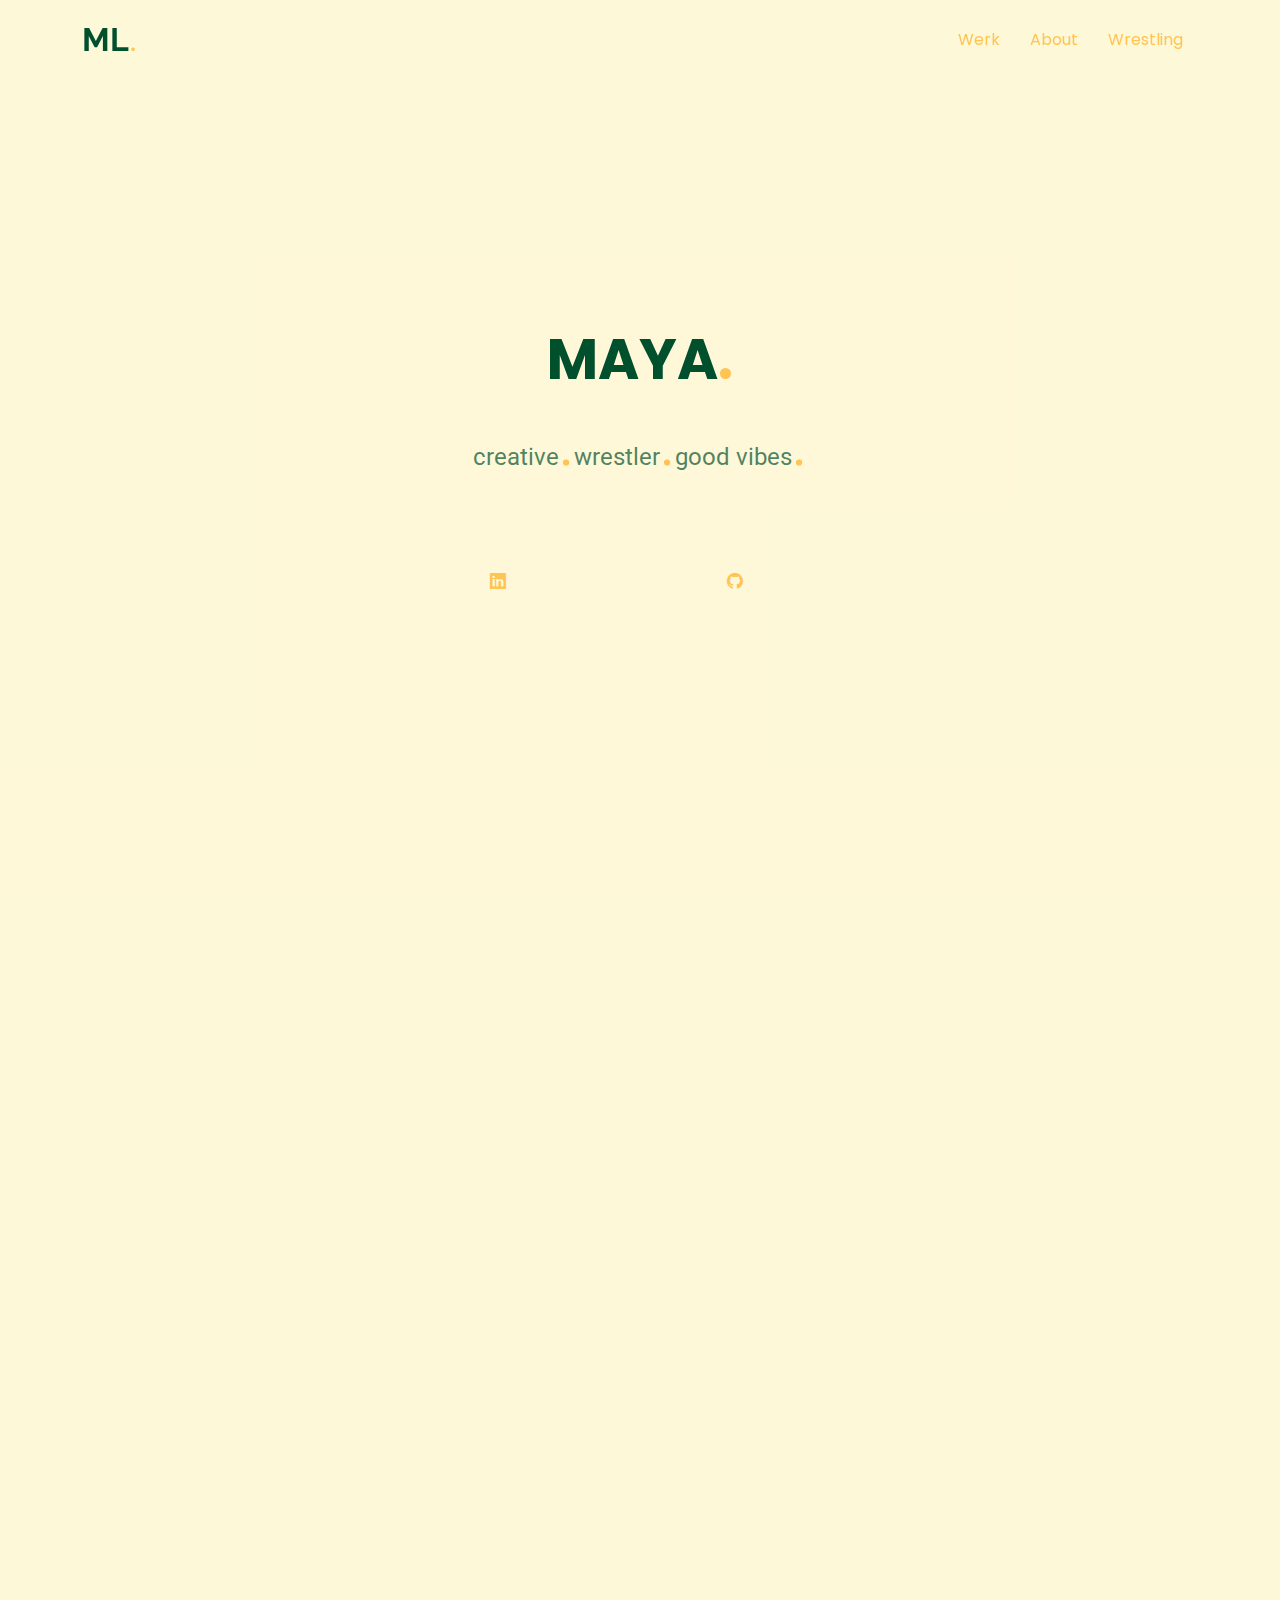
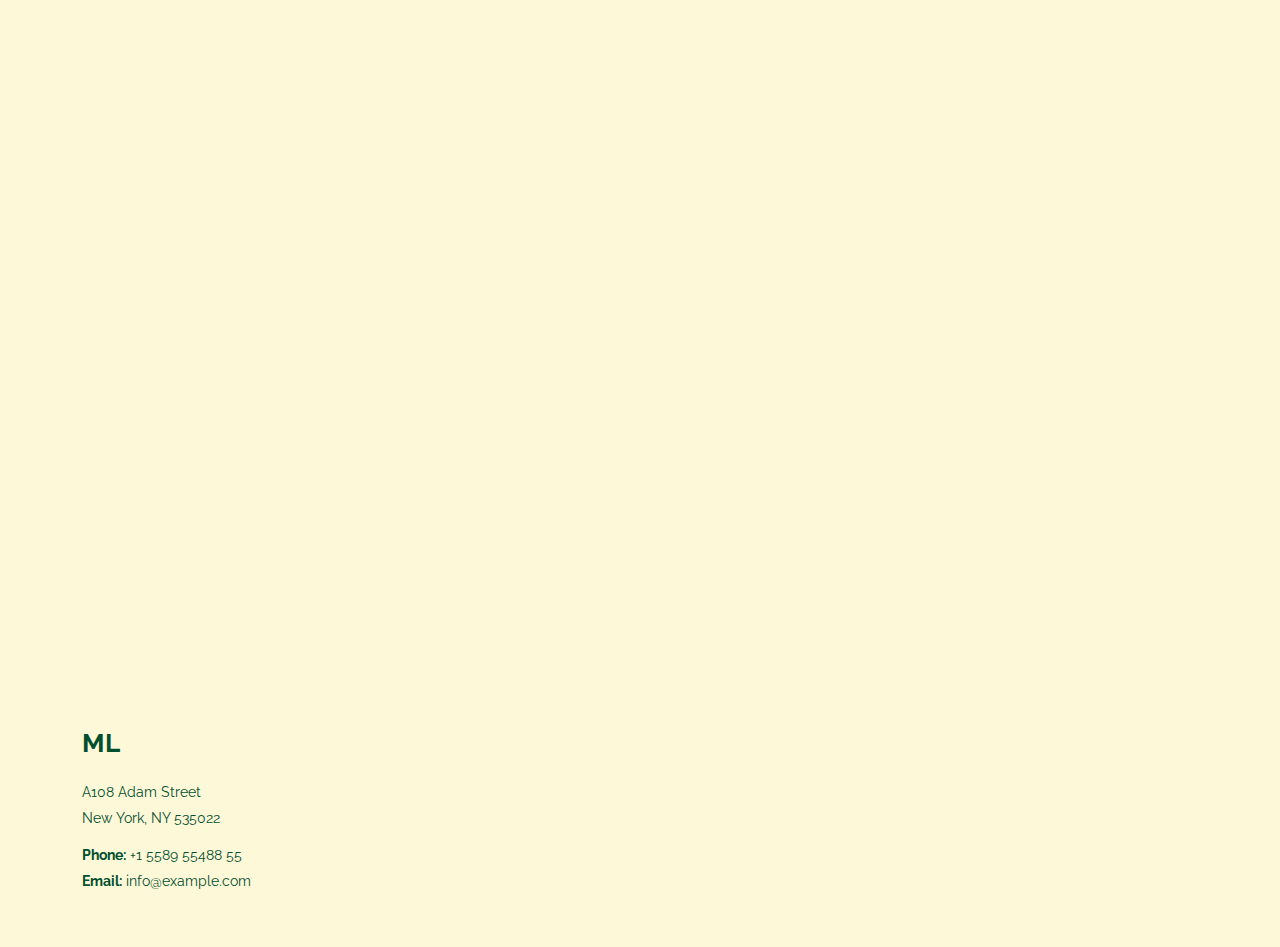
<file: ML/index.html>
<!DOCTYPE html>
<html lang="en">

<head>
  <meta charset="utf-8">
  <meta content="width=device-width, initial-scale=1.0" name="viewport">
  <title>Maya Letona Portfolio</title>
  <meta name="description" content="">
  <meta name="keywords" content="">

  <!-- Favicons -->
  <link href="assets/img/favicon.png" rel="icon">
  <link href="assets/img/apple-touch-icon.png" rel="apple-touch-icon">

  <!-- Fonts -->
  <link href="https://fonts.googleapis.com" rel="preconnect">
  <link href="https://fonts.gstatic.com" rel="preconnect" crossorigin>
  <link href="https://fonts.googleapis.com/css2?family=Roboto:ital,wght@0,100;0,300;0,400;0,500;0,700;0,900;1,100;1,300;1,400;1,500;1,700;1,900&family=Poppins:ital,wght@0,100;0,200;0,300;0,400;0,500;0,600;0,700;0,800;0,900;1,100;1,200;1,300;1,400;1,500;1,600;1,700;1,800;1,900&family=Raleway:ital,wght@0,100;0,200;0,300;0,400;0,500;0,600;0,700;0,800;0,900;1,100;1,200;1,300;1,400;1,500;1,600;1,700;1,800;1,900&display=swap" rel="stylesheet">

  <!-- Vendor CSS Files -->
  <link href="assets/vendor/bootstrap/css/bootstrap.min.css" rel="stylesheet">
  <link href="assets/vendor/bootstrap-icons/bootstrap-icons.css" rel="stylesheet">
  <link href="assets/vendor/aos/aos.css" rel="stylesheet">
  <link href="assets/vendor/swiper/swiper-bundle.min.css" rel="stylesheet">
  <link href="assets/vendor/glightbox/css/glightbox.min.css" rel="stylesheet">

  <!-- Main CSS File -->
  <link href="assets/css/main.css" rel="stylesheet">
</head>

<body class="index-page">

  <header id="header" class="header d-flex align-items-center fixed-top">
    <div class="container-fluid container-xl position-relative d-flex align-items-center justify-content-between">

      <a href="index.html" class="logo d-flex align-items-center me-auto me-lg-0">
        <!-- <img src="assets/img/logo.png" alt=""> -->
        <h1 class="sitename">ML</h1>
        <span>.</span>
      </a>

      <nav id="navmenu" class="navmenu">
        <ul>
          <li><a href="#hero" class="active">Home<br></a></li>
          <li><a href="#werk">Werk</a></li>
          <li><a href="about.html">About</a></li>
          <li><a href="wrestling.html">Wrestling</a></li>
        <i class="mobile-nav-toggle d-xl-none bi bi-list"></i>
      </nav>


    </div>
  </header>

  <main class="main">

    <!-- Hero Section -->
    <section id="hero" class="hero section dark-background">

      <div class="container">

        <div class="row justify-content-center text-center" data-aos="fade-up" data-aos-delay="100">
          <div class="col-xl-6 col-lg-8">
            <h2>MAYA<span>.</span></h2>
            <p>creative<span>.</span>wrestler<span>.</span>good vibes<span>.</span></p>
          </div>
        </div>

        <div class="row gy-4 mt-5 justify-content-center" data-aos="fade-up" data-aos-delay="200">
          <div class="col-xl-2 col-md-4" data-aos="fade-up" data-aos-delay="300" onmouseover="type('linked-in-tag', '@maya-letona')" onmouseout="typeout('linked-in-tag')">
            <div class="icon-box">
              <a  class="bi bi-linkedin" href="https://www.linkedin.com/in/maya-letona/" target="_blank"></a>
              <p id="linked-in-tag"></p>
            </div>
          </div>
          <div class="col-xl-3 col-md-2" data-aos="fade-up" data-aos-delay="400" onmouseover="type('github', '@MayaELetona')" onmouseout="typeout('github')">
            <div class="icon-box">
              <a class="bi bi-github" href="https://github.com/MayaELetona" target="_blank"></a>
              <p class="github" id="github"></p>
            </div>
          </div>
        </div>

      </div>

    </section><!-- /Hero Section -->

    <!-- About Section -->
    <section id="werk" class="werk section">
      <div class="container" data-aos="fade-up" data-aos-delay="100">
        <div class="col">
          <div class="container">
            <div class="row gy-4">
              <div class="full-screen">
                <img src="assets/img/moodmates.png" class="full-screen-img" alt="">
                <a class="btn" href="portfolio-pages/moodmates.html">Mood Mates</a>
              </div>
            </div>
          </div>
          <div class="container">
            <div class="row gy-4">
              <div class="full-screen">
                <img src="assets/img/noodlemaps.png" class="full-screen-img" alt="">
                <a class="btn" href="portfolio-pages/noodlemaps.html">Noodle Maps</a>
              </div>
            </div>
          </div>
          <div class="container">
            <div class="row gy-4">
              <div class="full-screen">
                <img src="assets/img/Matōsu.png" class="full-screen-img" alt="">
                <a class="btn" href="portfolio-pages/keikaku.html">Keikaku</a>
              </div>
            </div>
          </div>
          <div class="container">
            <div class="row gy-4">
              <div class="full-screen">
                <img src="assets/img/Matōsu.png" class="full-screen-img" alt="">
                <a class="btn">This Portofio!</a>
              </div>
            </div>
          </div>
          <div class="container">
            <div class="row gy-4">
              <div class="full-screen">
                <img src="assets/img/MatōsuV2.png" class="full-screen-img" alt="">
                <a class="btn">Keikaku V2</a>
              </div>
            </div>
          </div>
        </div>
      </div>
      

    </section><!-- /About Section -->

  </main>

  <footer id="footer" class="footer dark-background">

    <div class="footer-top">
      <div class="container">
        <div class="row gy-4">
          <div class="col-lg-4 col-md-6 footer-about">
            <a href="index.html" class="logo d-flex align-items-center">
              <span class="sitename">ML</span>
            </a>
            <div class="footer-contact pt-3">
              <p>A108 Adam Street</p>
              <p>New York, NY 535022</p>
              <p class="mt-3"><strong>Phone:</strong> <span>+1 5589 55488 55</span></p>
              <p><strong>Email:</strong> <span>info@example.com</span></p>
            </div>
          </div>
        </div>
      </div>
    </div>

  </footer>

  <!-- Scroll Top -->
  <a href="#" id="scroll-top" class="scroll-top d-flex align-items-center justify-content-center"><i class="bi bi-arrow-up-short"></i></a>

  <!-- Preloader -->
  <div id="preloader"></div>

  <!-- Vendor JS Files -->
  <script src="assets/vendor/bootstrap/js/bootstrap.bundle.min.js"></script>
  <script src="assets/vendor/php-email-form/validate.js"></script>
  <script src="assets/vendor/aos/aos.js"></script>
  <script src="assets/vendor/swiper/swiper-bundle.min.js"></script>
  <script src="assets/vendor/glightbox/js/glightbox.min.js"></script>
  <script src="assets/vendor/imagesloaded/imagesloaded.pkgd.min.js"></script>
  <script src="assets/vendor/isotope-layout/isotope.pkgd.min.js"></script>
  <script src="assets/vendor/purecounter/purecounter_vanilla.js"></script>

  <!-- Main JS File -->
  <script src="assets/js/main.js"></script>
  

</body>

</html>
</file>
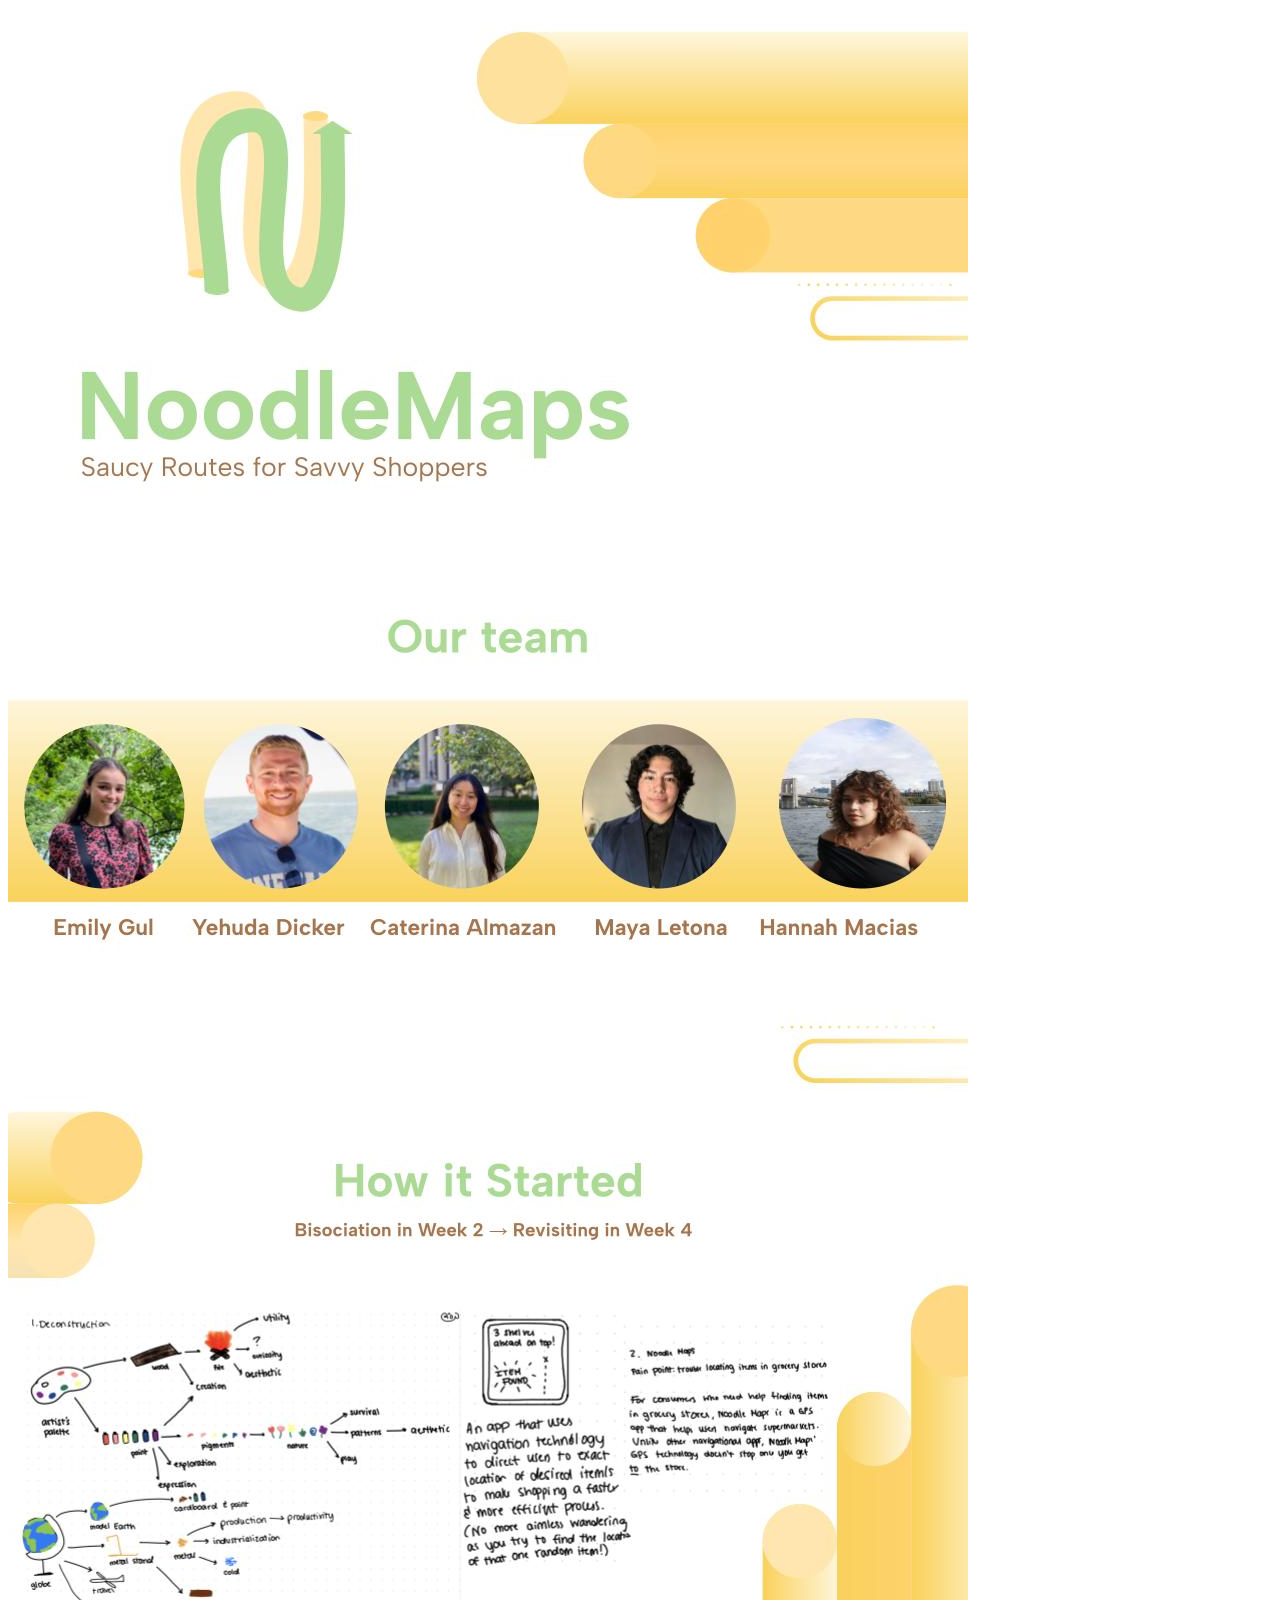
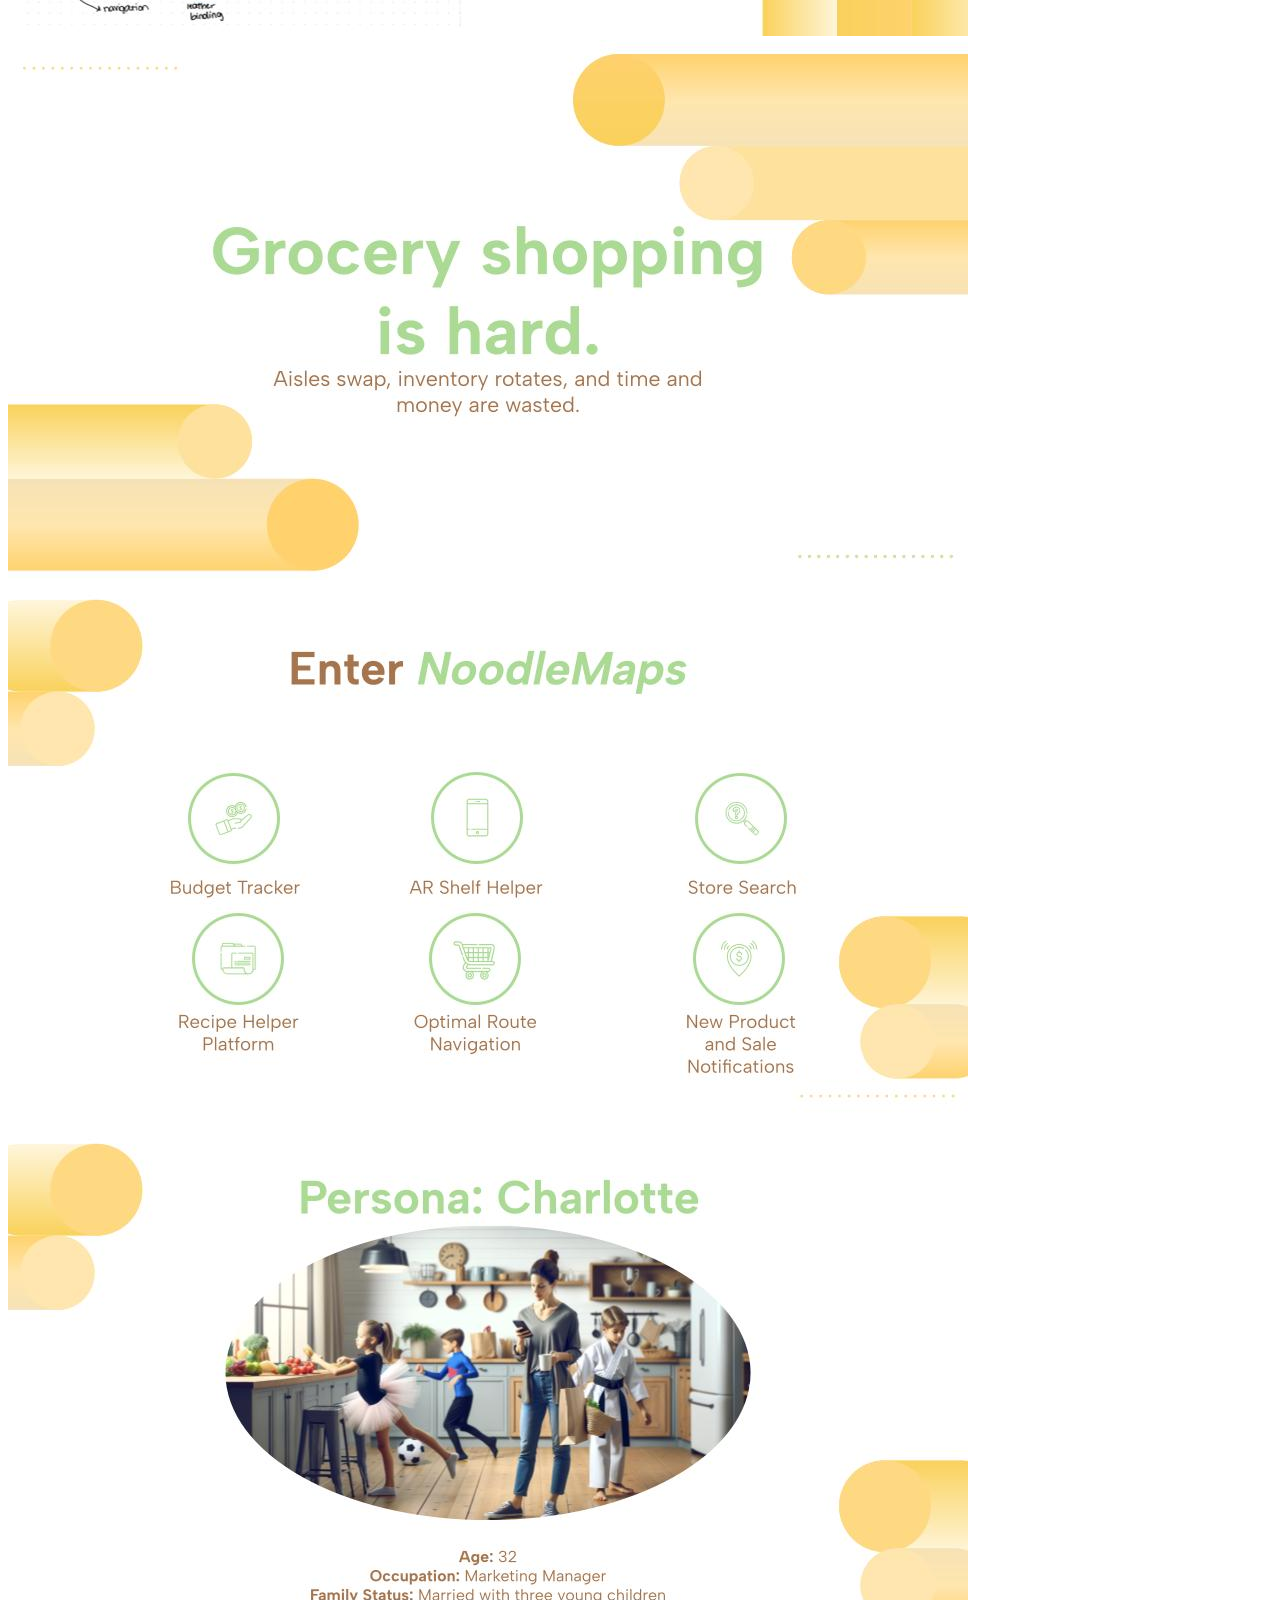
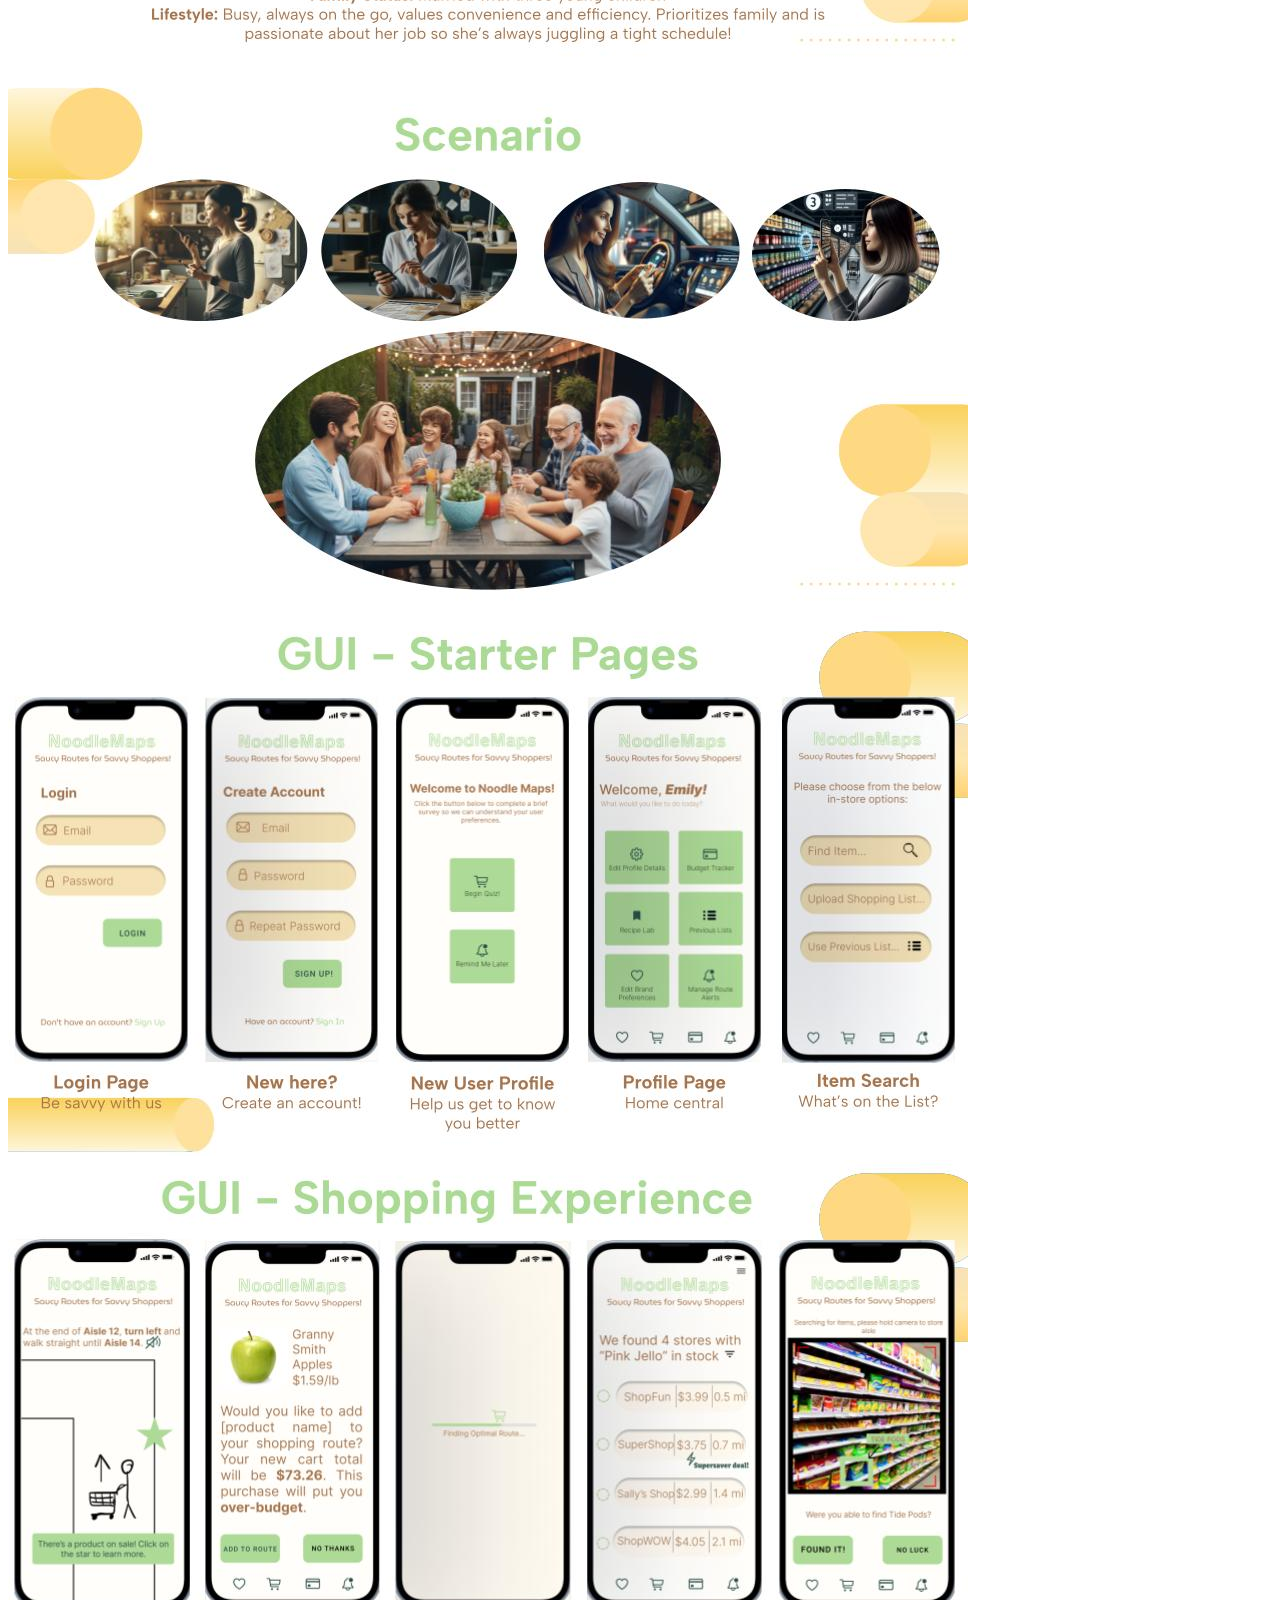
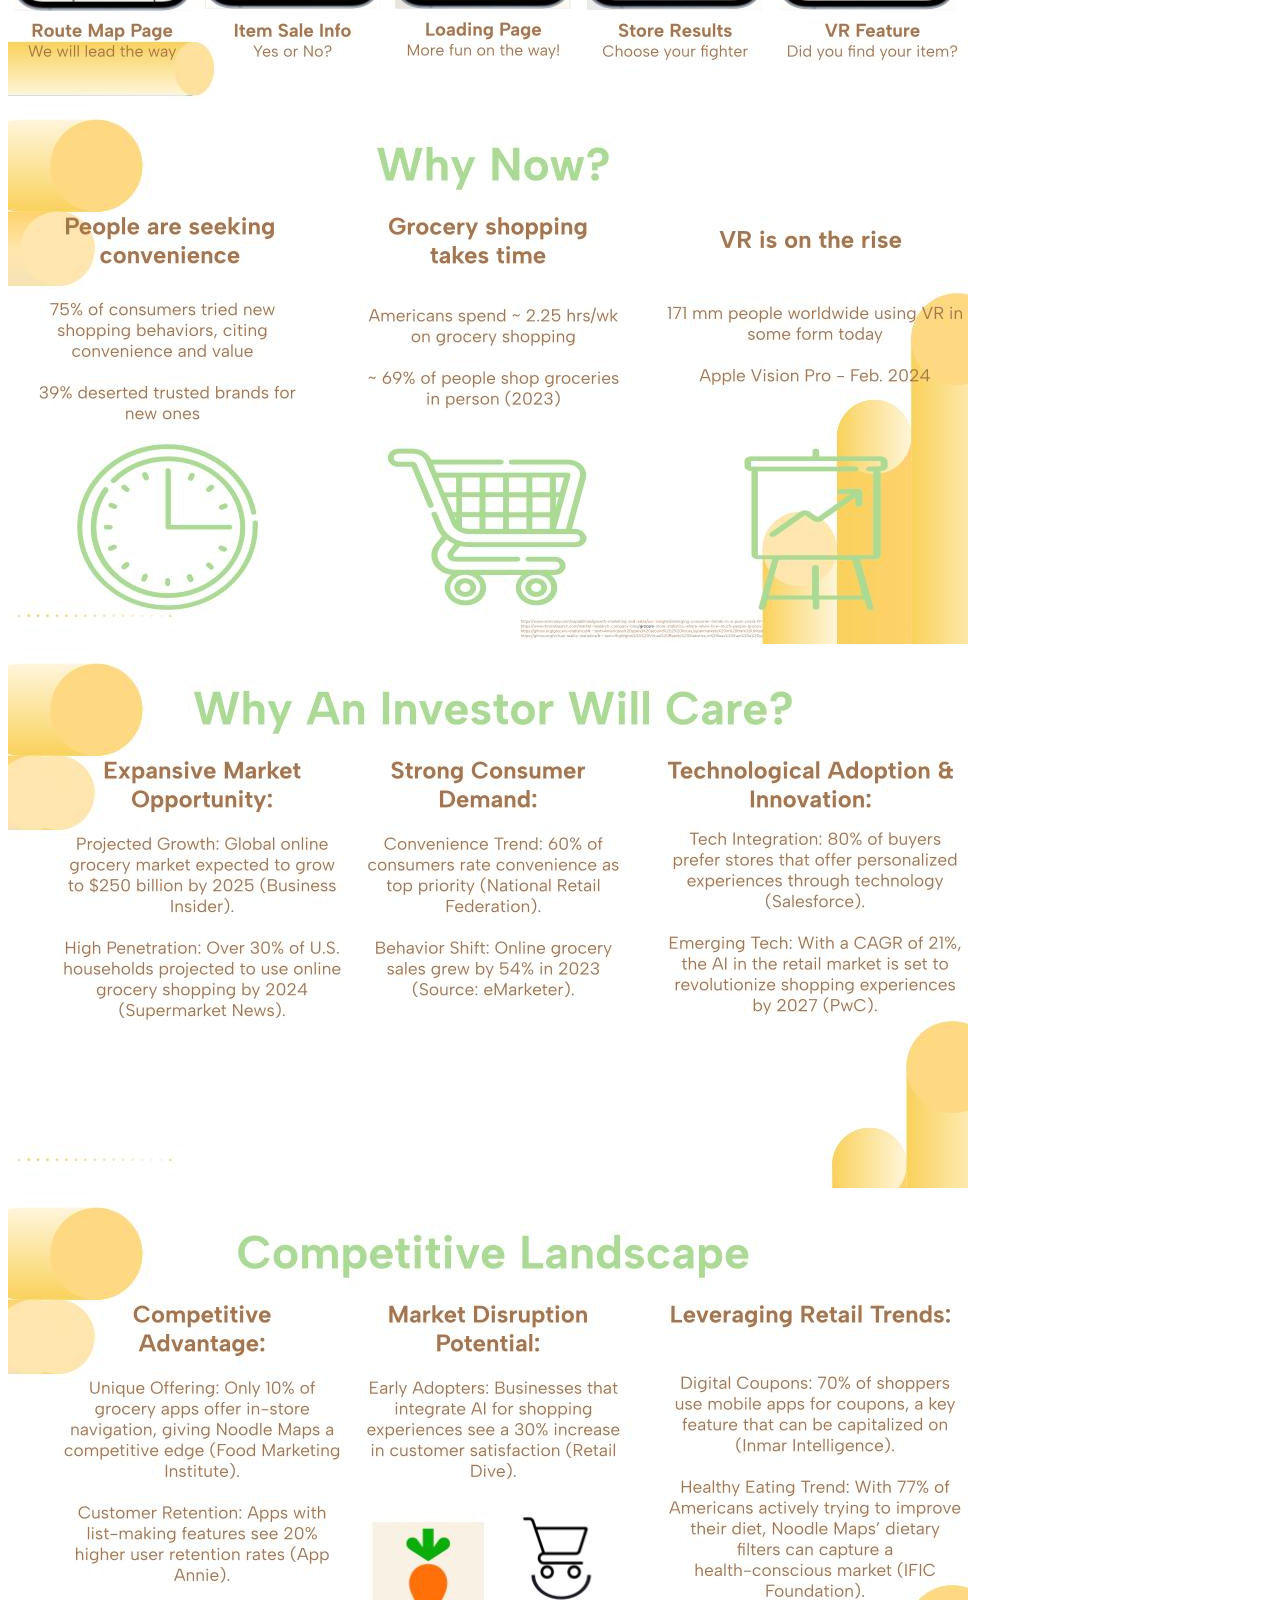
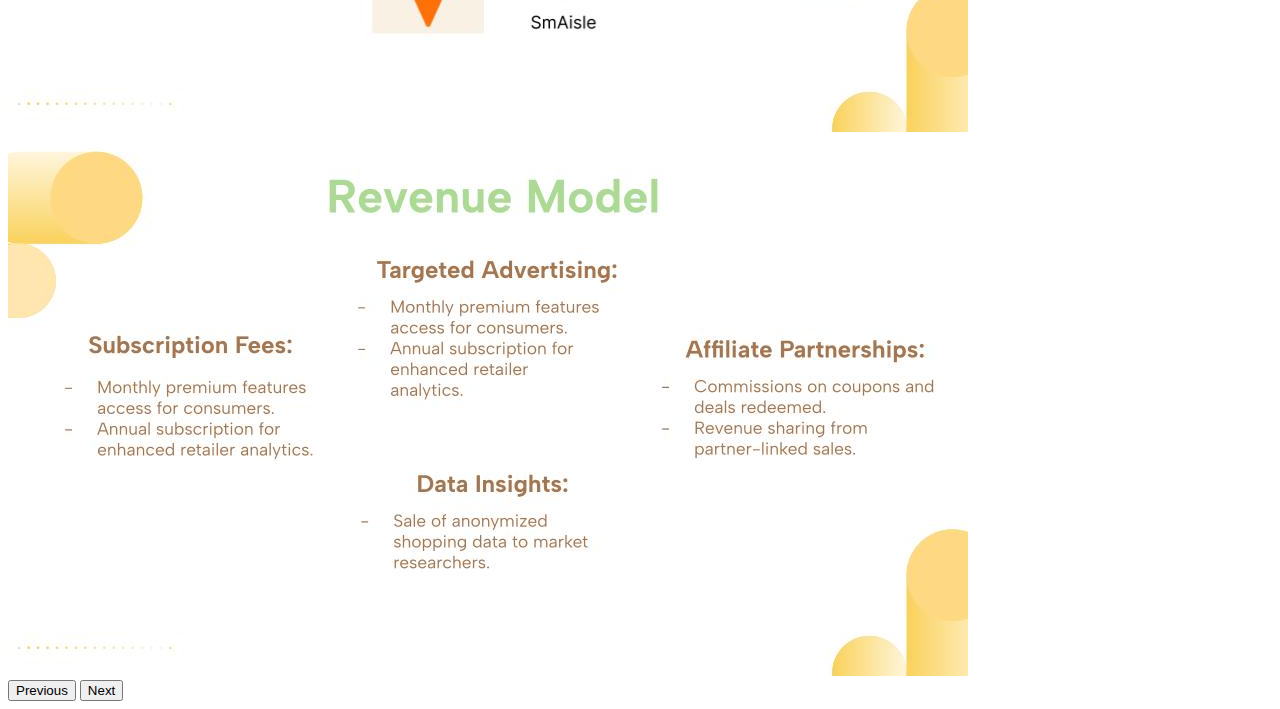
<file: ML/portfolio-pages/carousel.html>
<!DOCTYPE html>
<html lang="en">
    <head></head>
    <body>
        <div id="carouselExample" class="carousel slide" data-bs-ride="carousel">
            <div class="carousel-inner">
                <div class="carousel-item active">
                    <img src="../assets/img/pitch-deck/1.jpg" class="d-block w-100" alt="Slide 1">
                </div>
                <div class="carousel-item">
                    <img src="../assets/img/pitch-deck/2.jpg" class="d-block w-100" alt="Slide 2">
                </div>
                <div class="carousel-item">
                    <img src="../assets/img/pitch-deck/3.jpg" class="d-block w-100" alt="Slide 3">
                </div>
                <div class="carousel-item">
                    <img src="../assets/img/pitch-deck/4.jpg" class="d-block w-100" alt="Slide 3">
                </div>
                <div class="carousel-item">
                    <img src="../assets/img/pitch-deck/5.jpg" class="d-block w-100" alt="Slide 3">
                </div>
                <div class="carousel-item">
                    <img src="../assets/img/pitch-deck/6.jpg" class="d-block w-100" alt="Slide 3">
                </div>
                <div class="carousel-item">
                    <img src="../assets/img/pitch-deck/7.jpg" class="d-block w-100" alt="Slide 3">
                </div>
                <div class="carousel-item">
                    <img src="../assets/img/pitch-deck/8.jpg" class="d-block w-100" alt="Slide 3">
                </div>
                <div class="carousel-item">
                    <img src="../assets/img/pitch-deck/9.jpg" class="d-block w-100" alt="Slide 3">
                </div>
                <div class="carousel-item">
                    <img src="../assets/img/pitch-deck/10.jpg" class="d-block w-100" alt="Slide 3">
                </div>
                <div class="carousel-item">
                    <img src="../assets/img/pitch-deck/11.jpg" class="d-block w-100" alt="Slide 3">
                </div>
                <div class="carousel-item">
                    <img src="../assets/img/pitch-deck/12.jpg" class="d-block w-100" alt="Slide 3">
                </div>
                <div class="carousel-item">
                    <img src="../assets/img/pitch-deck/13.jpg" class="d-block w-100" alt="Slide 3">
                </div>
            </div>
            <button class="carousel-control-prev" type="button" data-bs-target="#carouselExample" data-bs-slide="prev">
            <span class="carousel-control-prev-icon" aria-hidden="true"></span>
            <span class="visually-hidden">Previous</span>
            </button>
            <button class="carousel-control-next" type="button" data-bs-target="#carouselExample" data-bs-slide="next">
            <span class="carousel-control-next-icon" aria-hidden="true"></span>
            <span class="visually-hidden">Next</span>
            </button>
        </div>    
    </body>
    
</html>
</file>
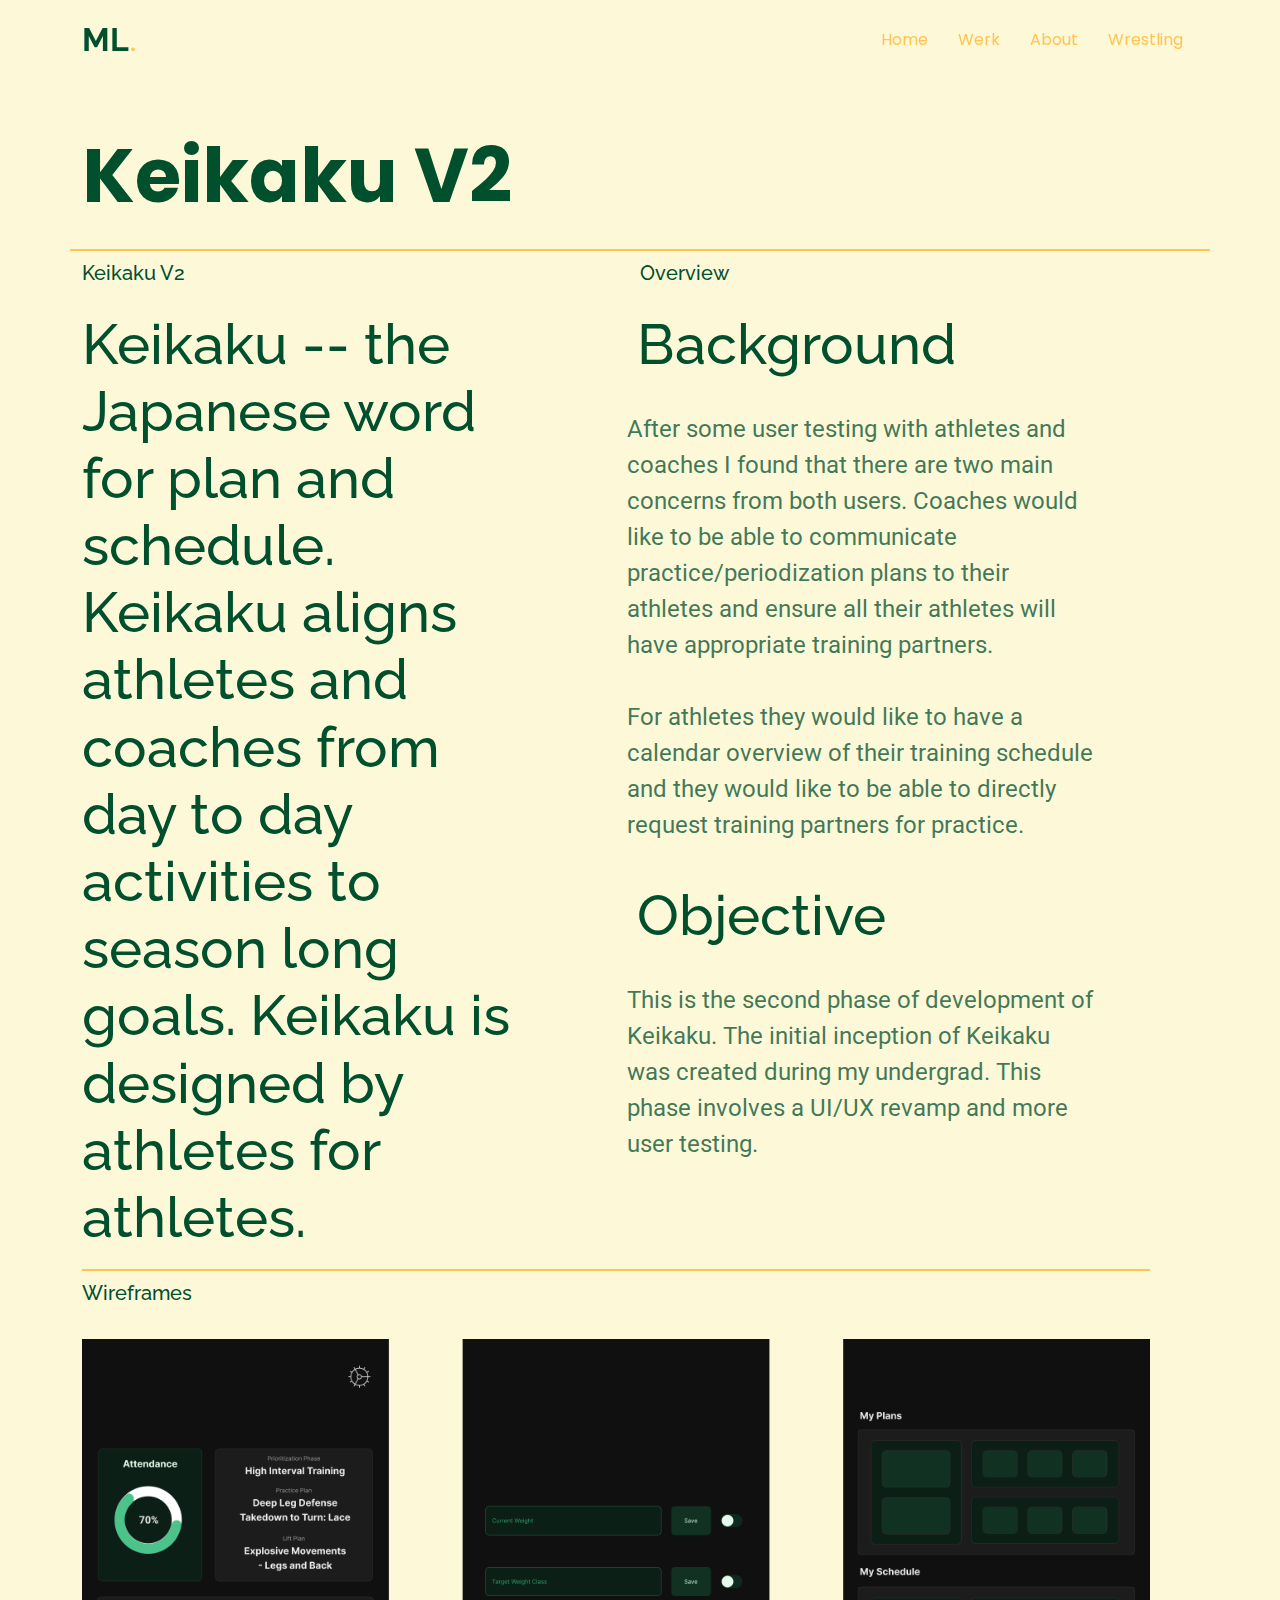
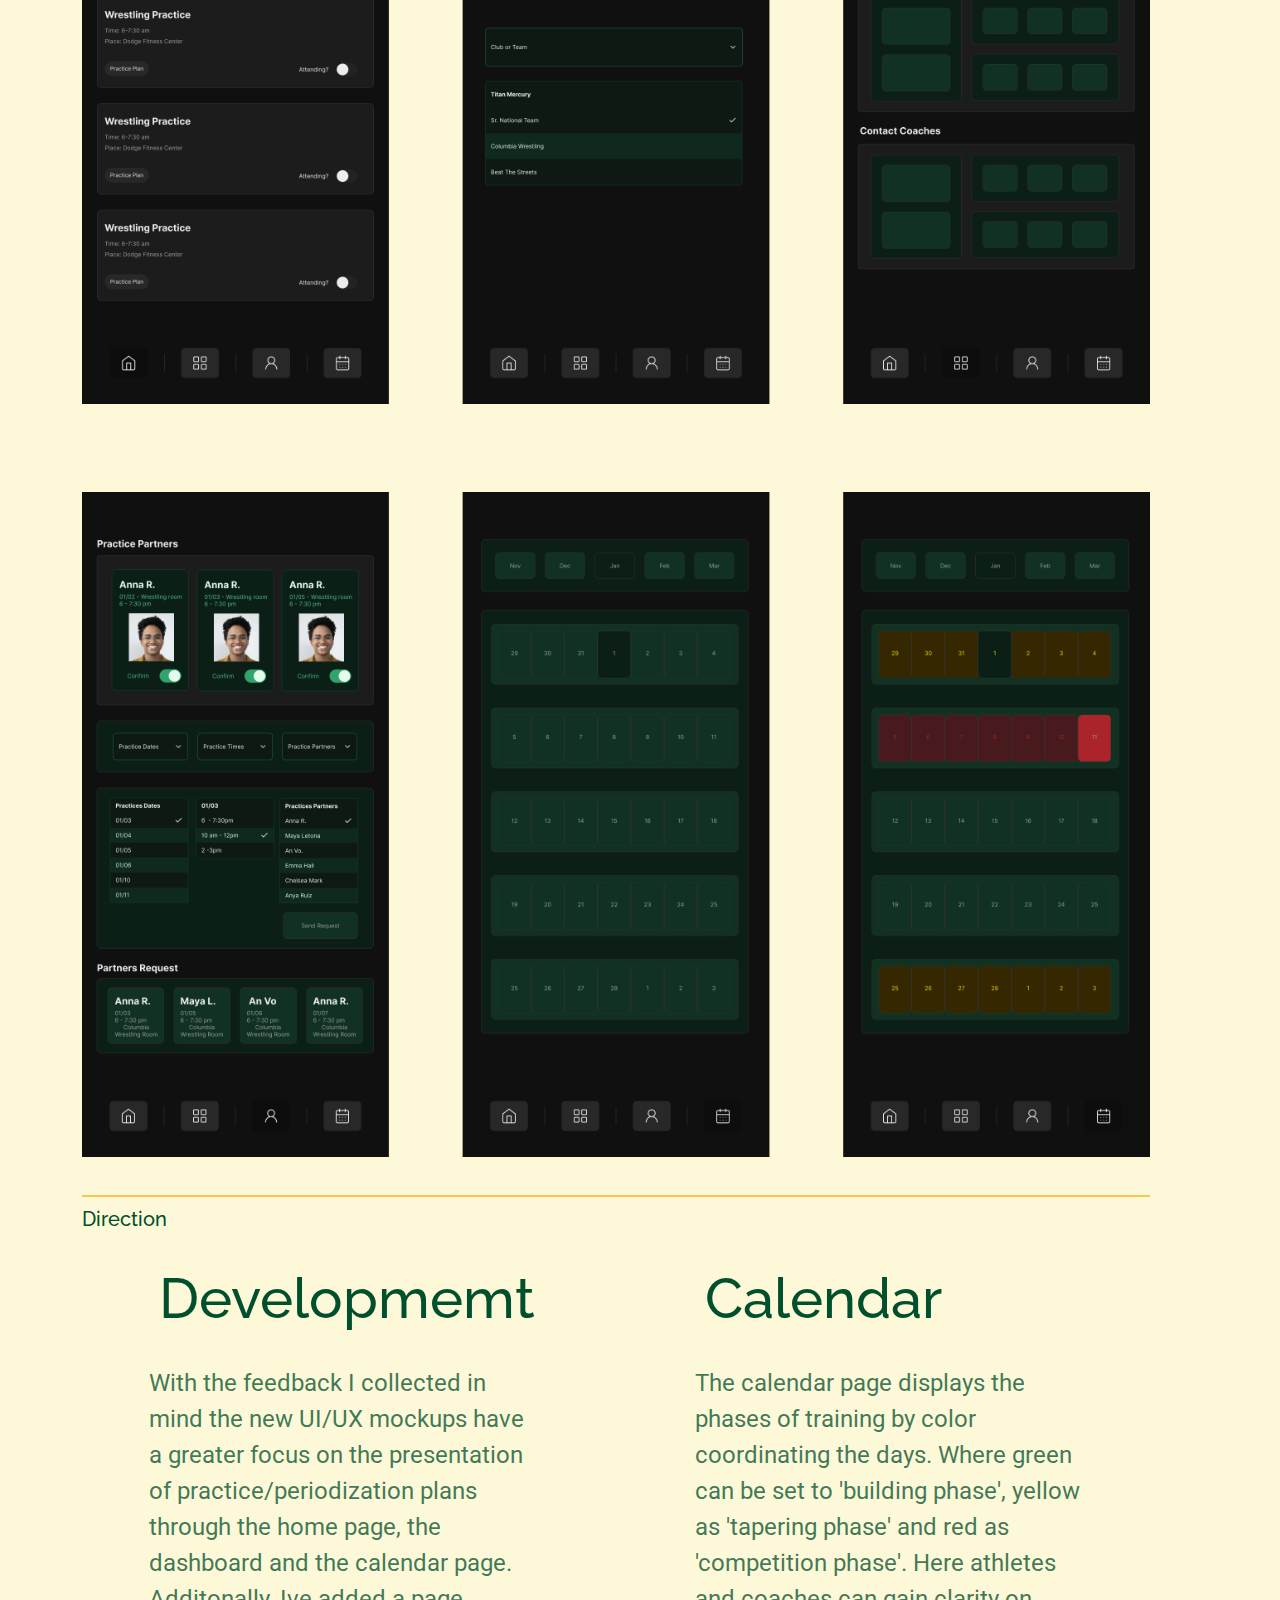
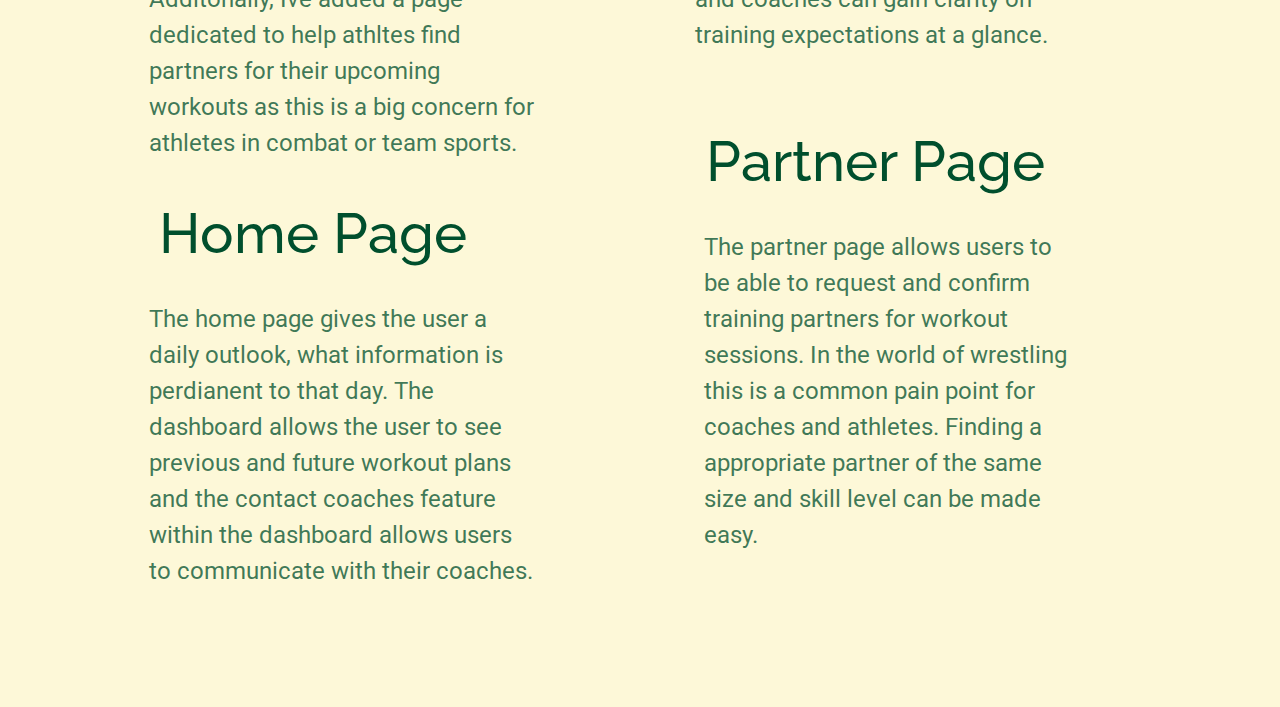
<file: ML/portfolio-pages/keikaku-v2.html>
<!DOCTYPE html>
<html lang="en">
<head>
    <meta charset="utf-8">
    <meta content="width=device-width, initial-scale=1.0" name="viewport">
    <title>Maya Letona Portfolio</title>
    <meta name="description" content="">
    <meta name="keywords" content="">
  
    <!-- Favicons -->
    <link href="assets/img/favicon.png" rel="icon">
    <link href="assets/img/apple-touch-icon.png" rel="apple-touch-icon">
  
    <!-- Fonts -->
    <link href="https://fonts.googleapis.com" rel="preconnect">
    <link href="https://fonts.gstatic.com" rel="preconnect" crossorigin>
    <link href="https://fonts.googleapis.com/css2?family=Roboto:ital,wght@0,100;0,300;0,400;0,500;0,700;0,900;1,100;1,300;1,400;1,500;1,700;1,900&family=Poppins:ital,wght@0,100;0,200;0,300;0,400;0,500;0,600;0,700;0,800;0,900;1,100;1,200;1,300;1,400;1,500;1,600;1,700;1,800;1,900&family=Raleway:ital,wght@0,100;0,200;0,300;0,400;0,500;0,600;0,700;0,800;0,900;1,100;1,200;1,300;1,400;1,500;1,600;1,700;1,800;1,900&display=swap" rel="stylesheet">
  
    <!-- Vendor CSS Files -->
    <link href="../assets/vendor/bootstrap/css/bootstrap.min.css" rel="stylesheet">
    <link href="../assets/vendor/bootstrap-icons/bootstrap-icons.css" rel="stylesheet">
    <link href="../assets/vendor/aos/aos.css" rel="stylesheet">
    <link href="../assets/vendor/swiper/swiper-bundle.min.css" rel="stylesheet">
    <link href="../assets/vendor/glightbox/css/glightbox.min.css" rel="stylesheet">
  
    <!-- Main CSS File -->
    <link href="../assets/css/main.css" rel="stylesheet">
</head>
  
<body class="index-page">
  
    <header id="header" class="header d-flex align-items-center fixed-top">
      <div class="container-fluid container-xl position-relative d-flex align-items-center justify-content-between">
  
        <a class="logo d-flex align-items-center me-auto me-lg-0">
          <!-- <img src="assets/img/logo.png" alt=""> -->
          <h1 class="sitename">ML</h1>
          <span>.</span>
        </a>
  
        <nav id="navmenu" class="navmenu">
          <ul>
            <li><a href="../index.html" >Home<br></a></li>
            <li><a href="../index.html#werk">Werk</a></li>
            <li><a href="../about.html">About</a></li>
            <li><a href="../wrestling.html">Wrestling</a></li>
          <i class="mobile-nav-toggle d-xl-none bi bi-list"></i>
        </nav>
      </div>
    </header>
    <main class="main">
      <section id="portfolio-page" class="portfolio-page section">
          <div class="container">
            <div class="row">
                  <div class="col-xl-6 col-lg-8" data-aos="fade-up" data-aos-delay="400" onmouseover="type('title-keikaku', '@MayaELetona/wr-app')" onmouseout="typeout('title-keikaku')">
                      <a class="title" href="https://github.com/MayaELetona/wr-app" target="_blank">Keikaku V2</a>
                      <p id="title-keikaku"></p>
                  </div>
              </div>
              <div class="row" data-aos="fade-up" data-aos-delay="100">
                <div class="header-text-box">
                  <div class="col">
                    <h5>Keikaku V2</h5>
                  </div>
                  <div class="col">
                    <h5>Overview</h5> 
                  </div>
                </div>
                <div class="row portolio-content-wrapper">
                  <div class="col-lg-5">
                    <h1 class="portfolio-catchphrase">
                      Keikaku -- the Japanese word for plan and schedule. Keikaku aligns athletes and coaches 
                      from day to day activities to season long goals. Keikaku is designed by athletes for 
                      athletes. 
                    </h1>
                  </div>
                  <div class="col-lg-7">
                    <div class="row portfolio-subheadings justify-content-center">
                        <div class="col-10">
                          <h1 class=" portfolio-catchphrase">Background</h1>
                      </div>
                    </div>
                    <div class="row justify-content-center portfolio-content-wrapper">
                      <div class="col-10">
                        <div class="portfolio-subsection">
                          <p> After some user testing with athletes and coaches I found that there are
                            two main concerns from both users. Coaches would like to be able to communicate 
                            practice/periodization plans to their athletes and ensure all their athletes will
                            have appropriate training partners. <br><br>
                            For athletes they would like to have a calendar overview of their training schedule
                             and they would like to be able to directly request training partners for practice. 
                          </p>  
                        </div>
                      </div>  
                    </div>
                    <div class="row portfolio-subheadings justify-content-center">
                      <div class="col-10">
                        <h1 class="portfolio-catchphrase">Objective</h1>
                      </div>  
                    </div>
                    
                    <div class="row justify-content-center portfolio-content-wrapper">
                      <div class="col-10">
                        <div class="portfolio-subsection">
                          <p> This is the second phase of development of Keikaku. The initial inception of 
                            Keikaku was created during my undergrad. This phase involves a UI/UX revamp and 
                            more user testing. 
                          </p>  
                        </div>
                      </div>  
                    </div>
                  </div>
                  <div class="row portfolio-imgbox">
                    <div class="col">
                      <div class="header-text-box">
                        <h5>Wireframes</h5>
                      </div>
                      <div class="row align-items-center portfolio-content-wrapper justify-content-center">
                        <img class="img" src="../assets/img/keikakuV2-newUI.png">
                      </div>
                    </div>
                  </div>
                  <div class="row portolio-content-wrapper">
                    <div class="col">
                      <div class="header-text-box">
                        <h5>Direction </h5>
                      </div>
                      <div class="row portfolio-content-wrapper">
                        <div class="col-lg-6">
                            <div class="row portfolio-subheadings justify-content-center">
                                <div class="col-10">
                                  <h1 class=" portfolio-catchphrase">Developmemt</h1>
                              </div>
                            </div>
                            <div class="row justify-content-center portfolio-content-wrapper">
                              <div class="col-10">
                                <div class="portfolio-subsection">
                                  <p> With the feedback I collected in mind the new UI/UX mockups have a greater
                                    focus on the presentation of practice/periodization plans through the home 
                                    page, the dashboard and the calendar page. Additonally, Ive added a page dedicated 
                                    to help athltes find partners for their upcoming workouts as this is a big concern for 
                                    athletes in combat or team sports. 
                                  </p>  
                                </div>
                              </div>  
                            </div>
                            <div class="row portfolio-subheadings justify-content-center">
                              <div class="col-10">
                                <h1 class="portfolio-catchphrase">Home Page</h1>
                              </div>  
                            </div>
                            <div class="row justify-content-center portfolio-content-wrapper">
                              <div class="col-10">
                                <div class="portfolio-subsection">
                                  <p> The home page gives the user a daily outlook, what information is perdianent 
                                    to that day. The dashboard allows the user to see previous and future workout plans 
                                    and the contact coaches feature within the dashboard allows users to communicate with 
                                    their coaches. 
                                  </p>  
                                </div>
                              </div>  
                            </div>
                        </div>
                        <div class="col-lg-6">
                          <div class="row portfolio-subheadings justify-content-center">
                              <div class="col-10">
                                <h1 class=" portfolio-catchphrase">Calendar</h1>
                            </div>
                          </div>
                          <div class="row justify-content-center portfolio-content-wrapper">
                            <div class="col-10">
                              <div class="portfolio-subsection">
                                <p>
                                   The calendar page displays the phases of training by color coordinating the days. Where 
                                   green can be set to 'building phase', yellow as 'tapering phase' and red as 'competition phase'. 
                                   Here athletes and coaches can gain clarity on training expectations at a glance. <br><br>
                                </p> 
                              </div>
                            </div>  
                            <div class="row portfolio-subheadings justify-content-center">
                                <div class="col-10">
                                  <h1 class=" portfolio-catchphrase">Partner Page</h1>
                              </div>
                            </div>
                            <div class="row justify-content-center portfolio-content-wrapper">
                              <div class="col-10">
                                <div class="portfolio-subsection">
                                  <p>
                                    The partner page allows users to be able to request and confirm training partners for workout sessions. 
                                    In the world of wrestling this is a common pain point for coaches and athletes. Finding a appropriate partner 
                                    of the same size and skill level can be made easy.
                                  </p> 
                                  
                                </div>
                              </div>  
                          </div>
                      </div>
                      </div>
                    </div>
                  </div>
                </div>
              </div>
          </div>

      </section>  
    </main>
    
    
    <a href="#header" id="scroll-top" class="scroll-top d-flex align-items-center justify-content-center"><i class="bi bi-arrow-up-short"></i></a>

    <!-- Preloader -->
    <div id="preloader"></div>

    <!-- Vendor JS Files -->
    <script src="../assets/vendor/bootstrap/js/bootstrap.bundle.min.js"></script>
    <script src="../assets/vendor/php-email-form/validate.js"></script>
    <script src="../assets/vendor/aos/aos.js"></script>
    <script src="../assets/vendor/swiper/swiper-bundle.min.js"></script>
    <script src="../assets/vendor/glightbox/js/glightbox.min.js"></script>
    <script src="../assets/vendor/imagesloaded/imagesloaded.pkgd.min.js"></script>
    <script src="../assets/vendor/isotope-layout/isotope.pkgd.min.js"></script>
    <script src="../assets/vendor/purecounter/purecounter_vanilla.js"></script>

    <!-- Main JS File -->
    <script src="../assets/js/main.js"></script>
</body>
</file>
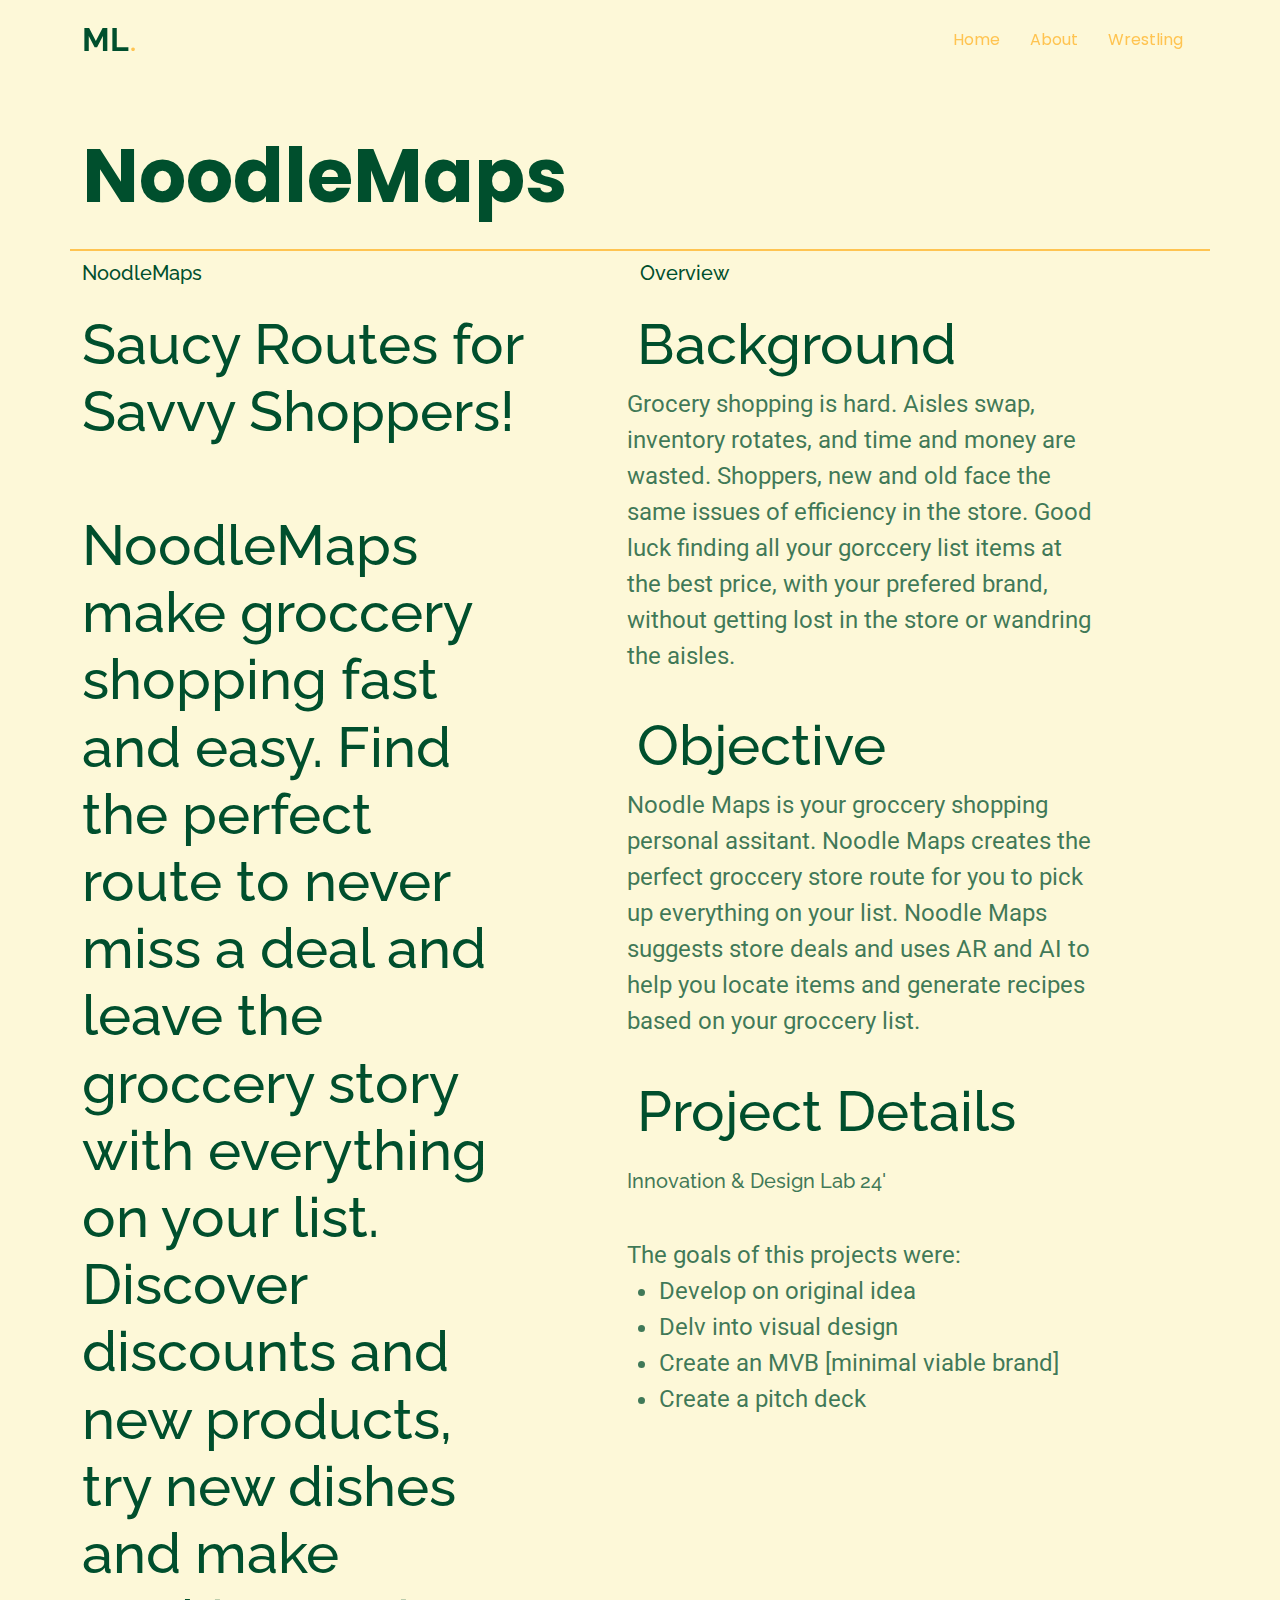
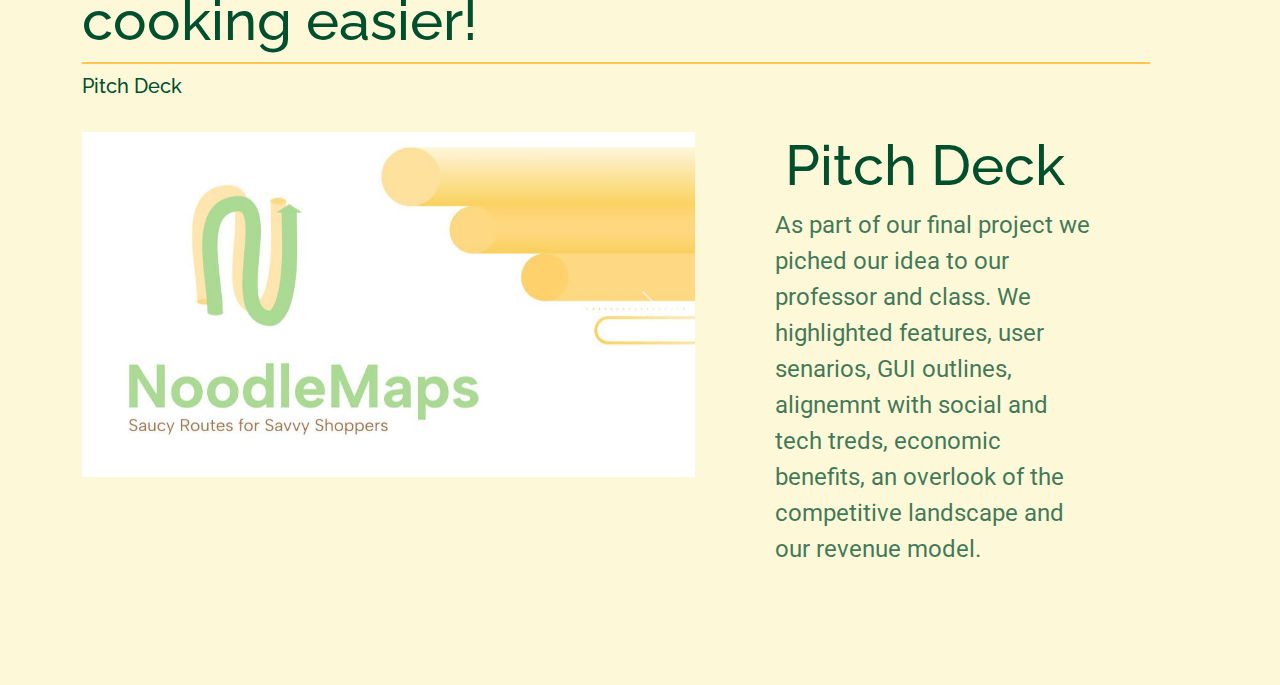
<file: ML/portfolio-pages/noodlemaps.html>
<!DOCTYPE html>
<html lang="en">
<head>
    <meta charset="utf-8">
    <meta content="width=device-width, initial-scale=1.0" name="viewport">
    <title>Maya Letona Portfolio</title>
    <meta name="description" content="">
    <meta name="keywords" content="">
  
    <!-- Favicons -->
    <link href="assets/img/favicon.png" rel="icon">
    <link href="assets/img/apple-touch-icon.png" rel="apple-touch-icon">
  
    <!-- Fonts -->
    <link href="https://fonts.googleapis.com" rel="preconnect">
    <link href="https://fonts.gstatic.com" rel="preconnect" crossorigin>
    <link href="https://fonts.googleapis.com/css2?family=Roboto:ital,wght@0,100;0,300;0,400;0,500;0,700;0,900;1,100;1,300;1,400;1,500;1,700;1,900&family=Poppins:ital,wght@0,100;0,200;0,300;0,400;0,500;0,600;0,700;0,800;0,900;1,100;1,200;1,300;1,400;1,500;1,600;1,700;1,800;1,900&family=Raleway:ital,wght@0,100;0,200;0,300;0,400;0,500;0,600;0,700;0,800;0,900;1,100;1,200;1,300;1,400;1,500;1,600;1,700;1,800;1,900&display=swap" rel="stylesheet">
  
    <!-- Vendor CSS Files -->
    <link href="../assets/vendor/bootstrap/css/bootstrap.min.css" rel="stylesheet">
    <link href="../assets/vendor/bootstrap-icons/bootstrap-icons.css" rel="stylesheet">
    <link href="../assets/vendor/aos/aos.css" rel="stylesheet">
    <link href="../assets/vendor/swiper/swiper-bundle.min.css" rel="stylesheet">
    <link href="../assets/vendor/glightbox/css/glightbox.min.css" rel="stylesheet">
  
    <!-- Main CSS File -->
    <link href="../assets/css/main.css" rel="stylesheet">
</head>
  
<body class="index-page">
  
    <header id="header" class="header d-flex align-items-center fixed-top">
      <div class="container-fluid container-xl position-relative d-flex align-items-center justify-content-between">
  
        <a class="logo d-flex align-items-center me-auto me-lg-0">
          <!-- <img src="assets/img/logo.png" alt=""> -->
          <h1 class="sitename">ML</h1>
          <span>.</span>
        </a>
  
        <nav id="navmenu" class="navmenu">
          <ul>
            <li><a href="../index.html" >Home<br></a></li>
            <li><a href="../about.html">About</a></li>
            <li><a href="../wrestling.html">Wrestling</a></li>
          <i class="mobile-nav-toggle d-xl-none bi bi-list"></i>
        </nav>
      </div>
    </header>
    <main class="main">
      <section id="portfolio-page" class="portfolio-page section">
          <div class="container">
            <div class="row">
                  <div class="col-xl-6 col-lg-8" data-aos="fade-up" data-aos-delay="400">
                      <a class="title" href="https://github.com/MayaELetona/MoodMates" target="_blank">NoodleMaps</a>
                      <p id="title-moodmates"></p>
                  </div>
              </div>
              <div class="row" data-aos="fade-up" data-aos-delay="100">
                <div class="header-text-box">
                  <div class="col">
                    <h5>NoodleMaps</h5>
                  </div>
                  <div class="col">
                    <h5>Overview</h5> 
                  </div>
                </div>
                <div class="row portolio-content-wrapper">
                  <div class="col-lg-5">
                    <h1 class="portfolio-catchphrase"> Saucy Routes for Savvy Shoppers! <br><br>
                        NoodleMaps make groccery shopping fast and easy. Find the perfect route to 
                        never miss a deal and leave the groccery story with everything on your list. 
                        Discover discounts and new products, try new dishes and make cooking easier!
                    </h1>
                  </div>
                  <div class="col-lg-7">
                    <div class="row portfolio-subheadings justify-content-center">
                        <div class="col-10">
                          <h1 class=" portfolio-catchphrase">Background</h1>
                      </div>
                    </div>
                    <div class="row justify-content-center portoflio-content-wrapper">
                      <div class="col-10">
                        <div class="portfolio-subsection">
                          <p> Grocery shopping is hard. Aisles swap, inventory rotates, and time and 
                            money are wasted. Shoppers, new and old face the same issues of efficiency 
                            in the store. Good luck finding all your gorccery list items at the best price, with your 
                            prefered brand, without getting lost in the store or wandring the aisles. 
                          </p>  
                        </div>
                      </div>  
                    </div>
                    <div class="row portfolio-subheadings justify-content-center">
                      <div class="col-10">
                        <h1 class="portfolio-catchphrase">Objective</h1>
                      </div>  
                    </div>
                    
                    <div class="row justify-content-center portoflio-content-wrapper">
                      <div class="col-10">
                        <div class="portfolio-subsection">
                          <p>Noodle Maps is your groccery shopping personal assitant. Noodle Maps 
                            creates the perfect groccery store route for you to pick up everything on 
                            your list. Noodle Maps suggests store deals and uses AR and AI to help you 
                            locate items and generate recipes based on your groccery list. 
                          </p>  
                        </div>
                      </div>  
                    </div>
                    <div class="row portfolio-subheadings justify-content-center">
                      <div class="col-10">
                        <h1 class="portfolio-catchphrase">Project Details</h1>
                      </div>  
                    </div>
                    
                    <div class="row justify-content-center portoflio-content-wrapper">
                      <div class="col-10">
                        <div class="portfolio-subsection">
                          <p><h5 style="color:rgba(0, 79, 45, 0.75);">Innovation & Design Lab 24'</h5> <br>
                            The goals of this projects were:
                            <ul>
                              <li>Develop on original idea</li>
                              <li>Delv into visual design</li>
                              <li>Create an MVB [minimal viable brand]</li>
                              <li>Create a pitch deck</li>
                            </ul>
                          </p>  
                        </div>
                      </div>  
                    </div>
                  </div>
                  <div class="row portolio-content-wrapper">
                    <div class="col">
                      <div class="header-text-box">
                        <h5>Pitch Deck</h5>
                      </div>
                      <div class="row portfolio-content-wrapper">
                        <div class="col-lg-7">
                          <div id="carouselContainer"></div>
                            <script>
                              fetch('carousel.html')
                                .then(response => {
                                  if (!response.ok) {
                                    throw new Error('Network response was not ok ' + response.statusText);
                                  }
                                  return response.text();
                                })
                                .then(data => {
                                  document.getElementById('carouselContainer').innerHTML = data;
                                })
                                .catch(error => {
                                  console.error('Error loading the carousel:', error);
                                  document.getElementById('carouselContainer').innerHTML = '<p>Failed to load carousel. Please try again later.</p>';
                                });
                            </script>
                        </div>
                        <div class="col-lg-5">
                          <div class="row portfolio-subheadings justify-content-center">
                              <div class="col-10">
                                <h1 class="portfolio-catchphrase">Pitch Deck</h1>
                            </div>
                          </div>
                          <div class="row justify-content-center portoflio-content-wrapper">
                            <div class="col-10">
                              <div class="portfolio-subsection">
                                <p> As part of our final project we piched our idea to our professor and class. 
                                  We highlighted features, user senarios, GUI outlines, alignemnt with social and tech treds, 
                                  economic benefits, an overlook of the competitive landscape and our revenue model. 
                                </p> 
                                
                              </div>
                            </div>  
                          </div>
                      </div>
                      </div>
                    </div>
                  </div>
                </div>
              </div>
          </div>

      </section>  
    </main>
    
    
    <a href="#header" id="scroll-top" class="scroll-top d-flex align-items-center justify-content-center"><i class="bi bi-arrow-up-short"></i></a>

    <!-- Preloader -->
    <div id="preloader"></div>

    <!-- Vendor JS Files -->
    <script src="../assets/vendor/bootstrap/js/bootstrap.bundle.min.js"></script>
    <script src="../assets/vendor/php-email-form/validate.js"></script>
    <script src="../assets/vendor/aos/aos.js"></script>
    <script src="../assets/vendor/swiper/swiper-bundle.min.js"></script>
    <script src="../assets/vendor/glightbox/js/glightbox.min.js"></script>
    <script src="../assets/vendor/imagesloaded/imagesloaded.pkgd.min.js"></script>
    <script src="../assets/vendor/isotope-layout/isotope.pkgd.min.js"></script>
    <script src="../assets/vendor/purecounter/purecounter_vanilla.js"></script>

    <!-- Main JS File -->
    <script src="../assets/js/main.js"></script>
</body>
</file>
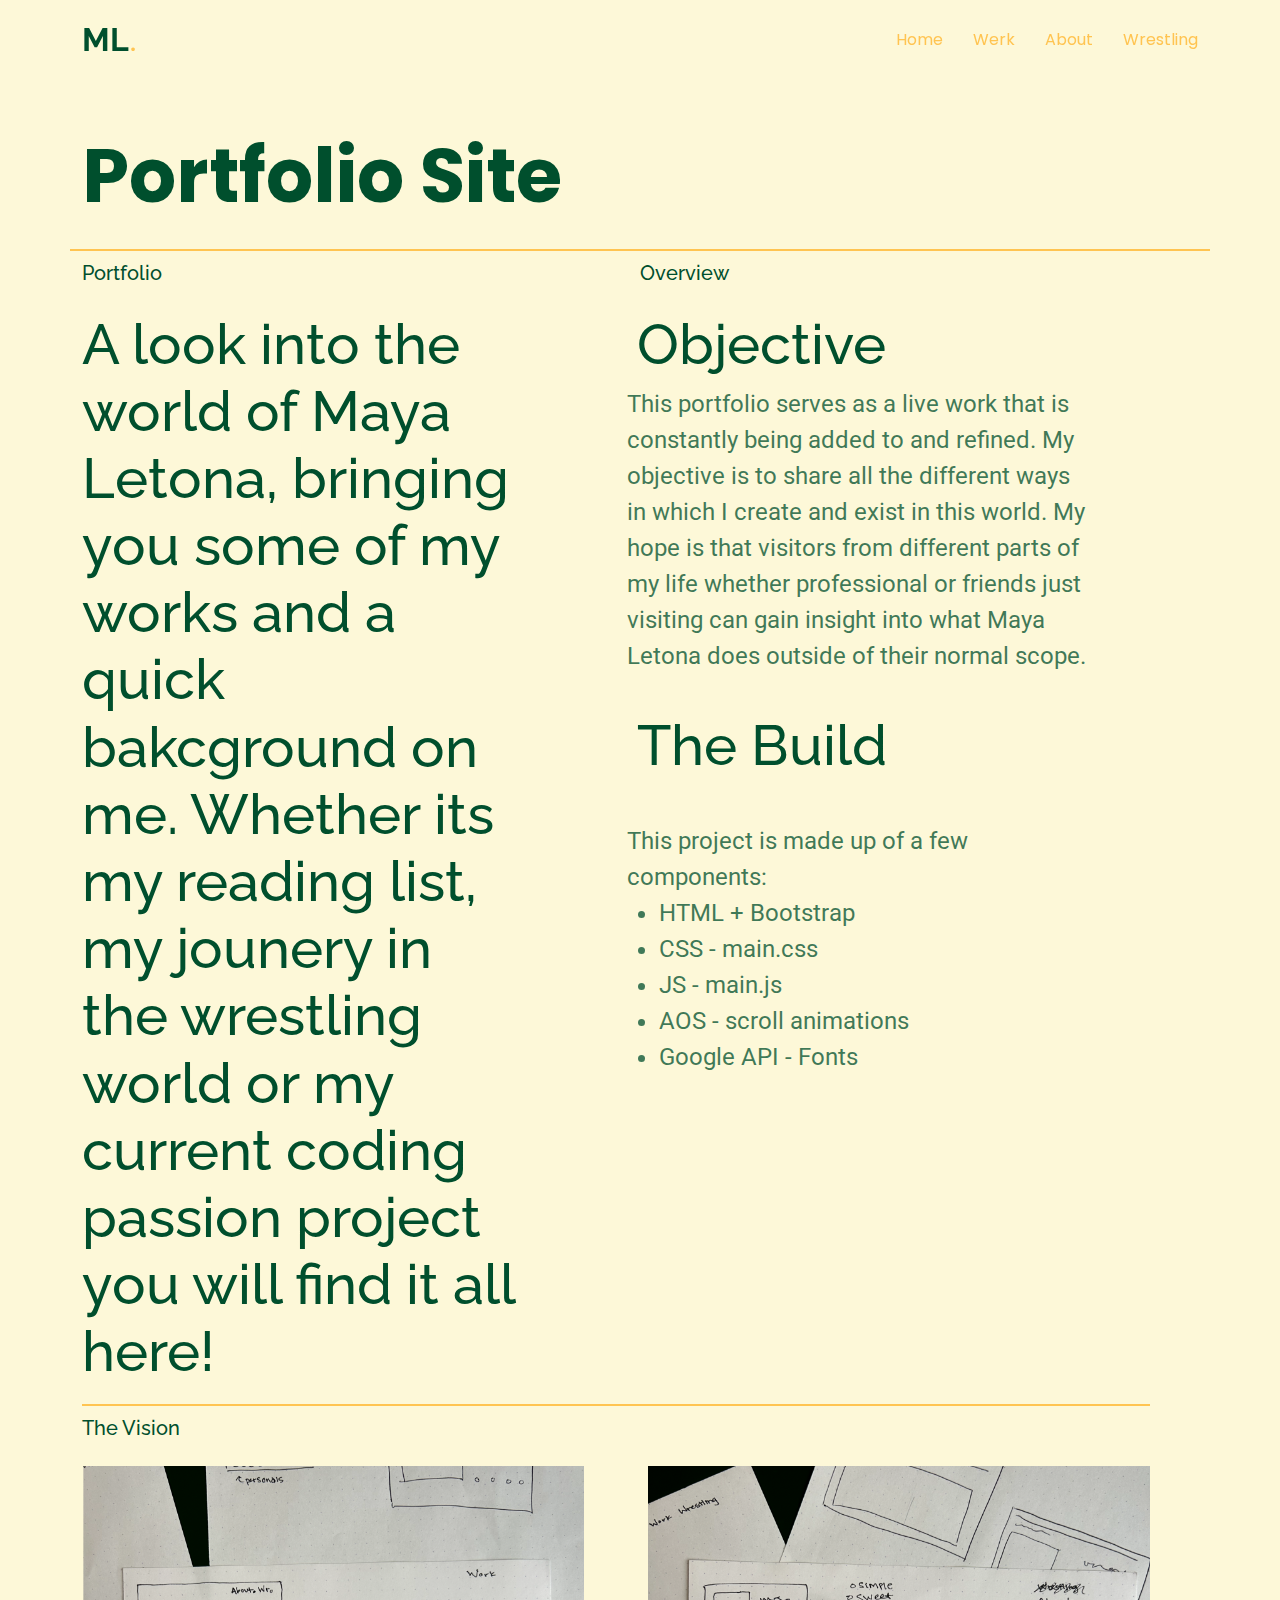
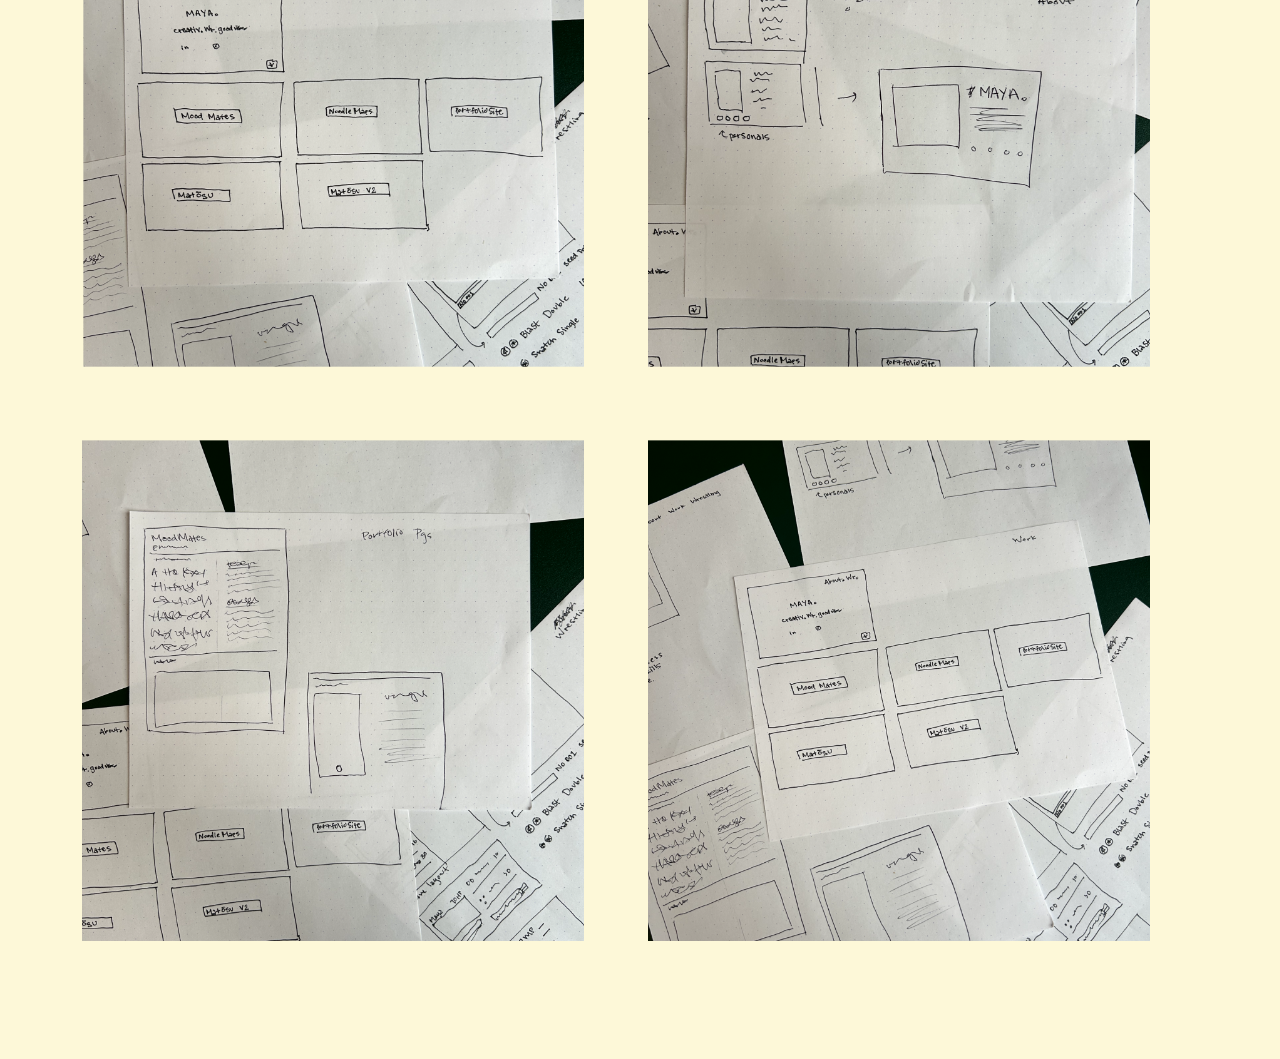
<file: ML/portfolio-pages/porfolio-site.html>
<!DOCTYPE html>
<html lang="en">
<head>
    <meta charset="utf-8">
    <meta content="width=device-width, initial-scale=1.0" name="viewport">
    <title>Maya Letona Portfolio</title>
    <meta name="description" content="">
    <meta name="keywords" content="">
  
    <!-- Favicons -->
    <link href="assets/img/favicon.png" rel="icon">
    <link href="assets/img/apple-touch-icon.png" rel="apple-touch-icon">
  
    <!-- Fonts -->
    <link href="https://fonts.googleapis.com" rel="preconnect">
    <link href="https://fonts.gstatic.com" rel="preconnect" crossorigin>
    <link href="https://fonts.googleapis.com/css2?family=Roboto:ital,wght@0,100;0,300;0,400;0,500;0,700;0,900;1,100;1,300;1,400;1,500;1,700;1,900&family=Poppins:ital,wght@0,100;0,200;0,300;0,400;0,500;0,600;0,700;0,800;0,900;1,100;1,200;1,300;1,400;1,500;1,600;1,700;1,800;1,900&family=Raleway:ital,wght@0,100;0,200;0,300;0,400;0,500;0,600;0,700;0,800;0,900;1,100;1,200;1,300;1,400;1,500;1,600;1,700;1,800;1,900&display=swap" rel="stylesheet">
  
    <!-- Vendor CSS Files -->
    <link href="../assets/vendor/bootstrap/css/bootstrap.min.css" rel="stylesheet">
    <link href="../assets/vendor/bootstrap-icons/bootstrap-icons.css" rel="stylesheet">
    <link href="../assets/vendor/aos/aos.css" rel="stylesheet">
    <link href="../assets/vendor/swiper/swiper-bundle.min.css" rel="stylesheet">
    <link href="../assets/vendor/glightbox/css/glightbox.min.css" rel="stylesheet">
  
    <!-- Main CSS File -->
    <link href="../assets/css/main.css" rel="stylesheet">
</head>
<header id="header" class="header d-flex align-items-center fixed-top">
  <div class="container-fluid container-xl position-relative d-flex align-items-center justify-content-between">

    <a class="logo d-flex align-items-center me-auto me-lg-0">
      <h1 class="sitename">ML</h1>
      <span>.</span>
    </a>

    <nav id="navmenu" class="navmenu">
      <ul>
        <li><a href="../index.html">Home<br></a></li>
        <li><a href="../index.html#werk">Werk</a></li>
        <li><a href="../about.html">About</a></li>
        <li><a href="../wrestling.html">Wrestling</a></li>
      </ul>
      <i class="mobile-nav-toggle d-xl-none bi bi-list"></i>
    </nav>
  </div>
</header>
<body class="index-page main">
      <section id="portfolio-page" class="portfolio-page section">
          <div class="container">
            <div class="row">
                  <div class="col-xl-6 col-lg-8" data-aos="fade-up" data-aos-delay="400" onmouseover="type('portfolio-site', '@MayaELetona/portfolio')" onmouseout="typeout('portfolio-site')">
                      <a class="title" href="https://github.com/MayaELetona/MoodMates" target="_blank">Portfolio Site</a>
                      <p id="portfolio-site"></p>
                  </div>
              </div>
              <div class="row" data-aos="fade-up" data-aos-delay="100">
                <div class="header-text-box">
                  <div class="col">
                    <h5>Portfolio</h5>
                  </div>
                  <div class="col">
                    <h5>Overview</h5> 
                  </div>
                </div>
                <div class="row portolio-content-wrapper">
                  <div class="col-lg-5">
                    <h1 class="portfolio-catchphrase"> A look into the world of Maya Letona, bringing you 
                        some of my works and a quick bakcground on me. Whether its my reading list, my 
                        jounery in the wrestling world or my current coding passion project you will 
                        find it all here! 
                    </h1>
                  </div>
                  <div class="col-lg-7">
                    <div class="row portfolio-subheadings justify-content-center">
                        <div class="col-10">
                          <h1 class=" portfolio-catchphrase">Objective</h1>
                      </div>
                    </div>
                    <div class="row justify-content-center portoflio-content-wrapper">
                      <div class="col-10">
                        <div class="portfolio-subsection">
                          <p> This portfolio serves as a live work that is constantly being added to 
                            and refined. My objective is to share all the different ways in which I create
                             and exist in this world. My hope is that visitors from different parts of my life 
                             whether professional or friends just visiting can gain insight into what Maya Letona
                              does outside of their normal scope. 
                          </p>  
                        </div>
                      </div>  
                    </div>
                    <div class="row portfolio-subheadings justify-content-center">
                      <div class="col-10">
                        <h1 class="portfolio-catchphrase">The Build</h1>
                      </div>  
                    </div>
                    
                    <div class="row justify-content-center portoflio-content-wrapper">
                      <div class="col-10">
                        <div class="portfolio-subsection"> <br>
                                This project is made up of a few components:<br>
                                <ul>
                                  <li>HTML + Bootstrap</li>
                                  <li>CSS - main.css</li>
                                  <li>JS - main.js</li>
                                  <li>AOS - scroll animations</li>
                                  <li>Google API - Fonts</li>
                                </ul>
                              </p>   
                        </div>
                      </div>  
                    </div>
                  </div>
                  <div class="row portfolio-imgbox">
                    <div class="col">
                      <div class="header-text-box">
                        <h5>The Vision</h5>
                      </div>
                      <div class="row align-items-center justify-content-center">
                        <img class="img" src="../assets/img/portfolio-wireframe.png">
                      </div>
                    </div>
                  </div>
      </section>  
    </main>
    
    
    <a href="#header" id="scroll-top" class="scroll-top d-flex align-items-center justify-content-center"><i class="bi bi-arrow-up-short"></i></a>

    <!-- Preloader -->
    <div id="preloader"></div>

    <!-- Vendor JS Files -->
    <script src="../assets/vendor/bootstrap/js/bootstrap.bundle.min.js"></script>
    <script src="../assets/vendor/php-email-form/validate.js"></script>
    <script src="../assets/vendor/aos/aos.js"></script>
    <script src="../assets/vendor/swiper/swiper-bundle.min.js"></script>
    <script src="../assets/vendor/glightbox/js/glightbox.min.js"></script>
    <script src="../assets/vendor/imagesloaded/imagesloaded.pkgd.min.js"></script>
    <script src="../assets/vendor/isotope-layout/isotope.pkgd.min.js"></script>
    <script src="../assets/vendor/purecounter/purecounter_vanilla.js"></script>

    <!-- Main JS File -->
    <script src="../assets/js/main.js"></script>
</body>
</file>
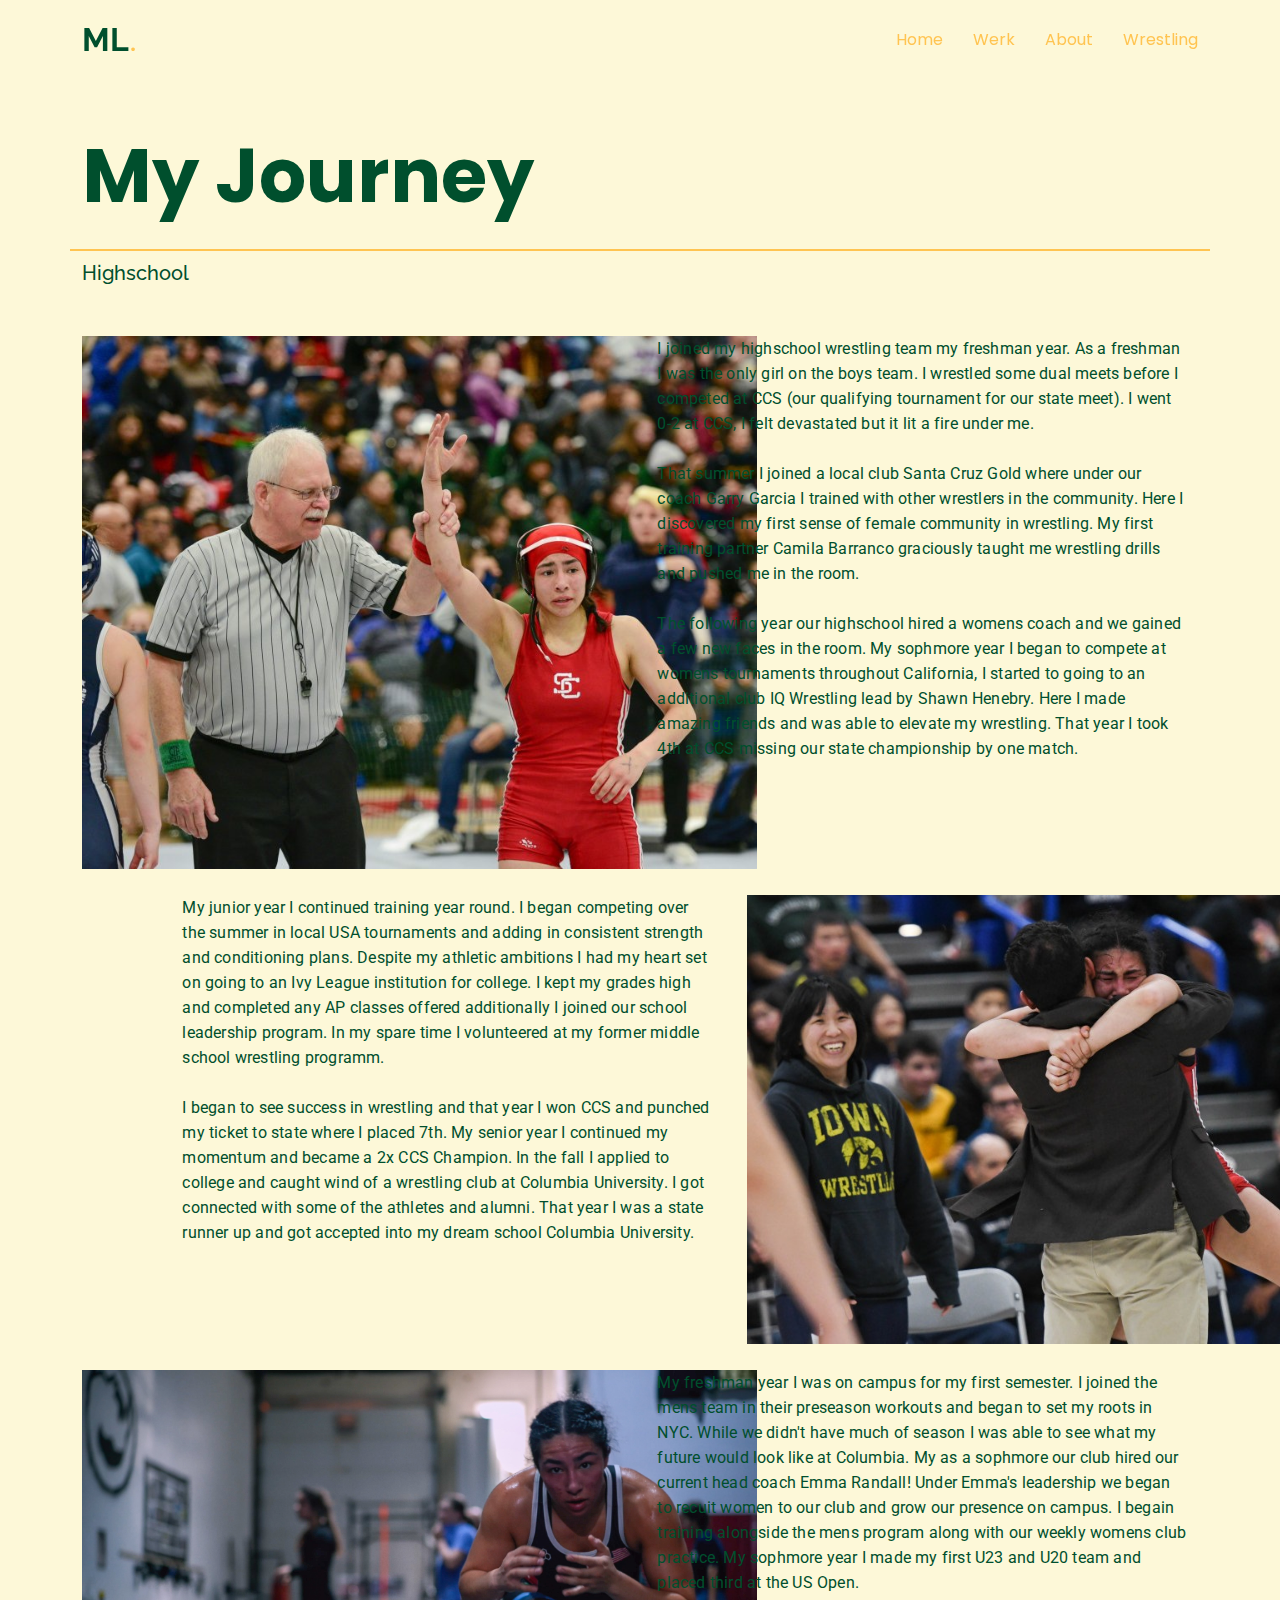
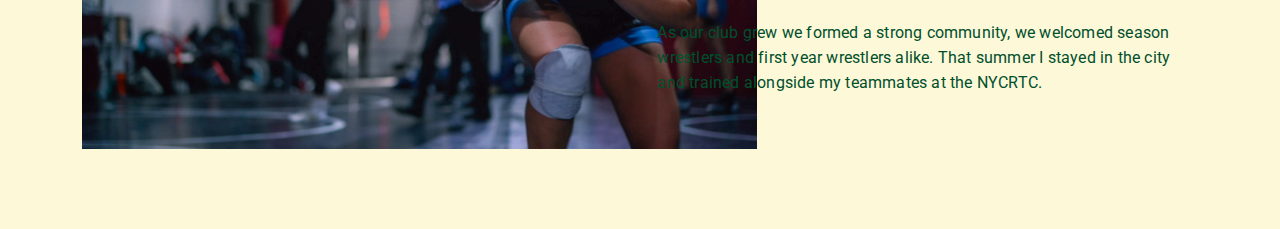
<file: ML/portfolio-pages/wrestlingStory.html>
<!DOCTYPE html>
<html lang="en">
<head>
    <meta charset="utf-8">
    <meta content="width=device-width, initial-scale=1.0" name="viewport">
    <title>Maya Letona Portfolio</title>
    <meta name="description" content="">
    <meta name="keywords" content="">
  
    <!-- Favicons -->
    <link href="assets/img/favicon.png" rel="icon">
    <link href="assets/img/apple-touch-icon.png" rel="apple-touch-icon">
  
    <!-- Fonts -->
    <link href="https://fonts.googleapis.com" rel="preconnect">
    <link href="https://fonts.gstatic.com" rel="preconnect" crossorigin>
    <link href="https://fonts.googleapis.com/css2?family=Roboto:ital,wght@0,100;0,300;0,400;0,500;0,700;0,900;1,100;1,300;1,400;1,500;1,700;1,900&family=Poppins:ital,wght@0,100;0,200;0,300;0,400;0,500;0,600;0,700;0,800;0,900;1,100;1,200;1,300;1,400;1,500;1,600;1,700;1,800;1,900&family=Raleway:ital,wght@0,100;0,200;0,300;0,400;0,500;0,600;0,700;0,800;0,900;1,100;1,200;1,300;1,400;1,500;1,600;1,700;1,800;1,900&display=swap" rel="stylesheet">
  
    <!-- Vendor CSS Files -->
    <link href="../assets/vendor/bootstrap/css/bootstrap.min.css" rel="stylesheet">
    <link href="../assets/vendor/bootstrap-icons/bootstrap-icons.css" rel="stylesheet">
    <link href="../assets/vendor/aos/aos.css" rel="stylesheet">
    <link href="../assets/vendor/swiper/swiper-bundle.min.css" rel="stylesheet">
    <link href="../assets/vendor/glightbox/css/glightbox.min.css" rel="stylesheet">
  
    <!-- Main CSS File -->
    <link href="../assets/css/main.css" rel="stylesheet">
</head>
<header id="header" class="header d-flex align-items-center fixed-top">
  <div class="container-fluid container-xl position-relative d-flex align-items-center justify-content-between">

    <a class="logo d-flex align-items-center me-auto me-lg-0">
      <h1 class="sitename">ML</h1>
      <span>.</span>
    </a>

    <nav id="navmenu" class="navmenu">
      <ul>
        <li><a href="../index.html">Home<br></a></li>
        <li><a href="../index.html#werk">Werk</a></li>
        <li><a href="../about.html">About</a></li>
        <li><a href="../wrestling.html">Wrestling</a></li>
      </ul>
      <i class="mobile-nav-toggle d-xl-none bi bi-list"></i>
    </nav>
  </div>
</header>
<body class="index-page main">
      <section id="portfolio-page" class="portfolio-page section">
        <div class="container">
            <div class="row">
                  <div class="col-xl-6 col-lg-8" data-aos="fade-up" data-aos-delay="400" onmouseover="type('portfolio-site', '@MayaELetona/portfolio')" onmouseout="typeout('portfolio-site')">
                      <a class="title" href="https://github.com/MayaELetona/MoodMates" target="_blank">My Journey</a>
                      <p id="portfolio-site"></p>
                  </div>
            </div>
            <div class="row" data-aos="fade-up" data-aos-delay="100">
                <div class="header-text-box">
                  <div class="col">
                    <h5>Highschool</h5>
                  </div>
                </div>
            </div>
            <div class="row portfolio-content-wrapper">
                <div class="col-lg-5">
                    <img class="wr-img" src="../assets/img/CCS1st.jpg">
                </div>
                <div class="col-lg-7">
                    <div class="row justify-content-center portoflio-content-wrapper">
                        <div class="col-10">
                          <div class="wr-text">
                            I joined my highschool wrestling team my freshman year. As a freshman I was the only girl
                            on the boys team. I wrestled some dual meets before I competed at CCS (our qualifying tournament 
                            for our state meet). I went 0-2 at CCS, I felt devastated but it lit a fire under me. 
                            <br/><br/>
                            That summer I joined a local club Santa Cruz Gold where under our coach Garry Garcia I trained 
                            with other wrestlers in the community. Here I discovered my first sense of female community in wrestling. 
                            My first training partner Camila Barranco graciously taught me wrestling drills and pushed me in the room. 
                            <br/><br/> 
                            The following year our highschool hired a womens coach and we gained a few new faces in the room. 
                            My sophmore year I began to compete at womens tournaments throughout California, I started to going 
                            to an additional club IQ Wrestling lead by Shawn Henebry. Here I made amazing friends and was able to elevate my wrestling. That year I took 4th at CCS missing 
                            our state championship by one match.
                          </div>
                        </div>
                    </div>
                </div>
            </div>
            <div class="row portfolio-content-wrapper">
                <div class="col-lg-7">
                    <div class="row justify-content-center portoflio-content-wrapper">
                        <div class="col-10">
                          <div class="wr-text">
                            My junior year I continued training year round. I began competing over the summer in local USA tournaments and adding in 
                            consistent strength and conditioning plans. Despite my athletic ambitions I had my heart set on going to an Ivy League institution 
                            for college. I kept my grades high and completed any AP classes offered additionally I joined our school leadership program. In my spare time 
                            I volunteered at my former middle school wrestling programm. 
                            <br/><br/> 
                            I began to see success in wrestling and that year I won CCS and punched my ticket to state where I placed 7th. My senior year I continued my momentum
                            and became a 2x CCS Champion. In the fall I applied to college and caught wind of a wrestling club at Columbia University. I got connected with some of the athletes 
                            and alumni. That year I was a state runner up and got accepted into my dream school Columbia University. 
                          </div>
                        </div>
                    </div>
                </div>
                <div class="col-lg-5">
                    <img class="wr-img" src="../assets/img/2xccsDad.jpg">
                </div>
            </div>
            <div class="row portfolio-content-wrapper">
                <div class="col-lg-5">
                    <img class="wr-img" src="../assets/img/wrestlingCollege.jpg">
                </div>
                <div class="col-lg-7">
                    <div class="row justify-content-center portoflio-content-wrapper">
                        <div class="col-10">
                        <div class="wr-text">
                            My freshman year I was on campus for my first semester. I joined the mens team in their preseason workouts and began to set my roots in NYC. While we 
                            didn't have much of season I was able to see what my future would look like at Columbia. My as a sophmore our club hired our current head coach Emma Randall!
                            Under Emma's leadership we began to recuit women to our club and grow our presence on campus. I begain training alongside the mens program along with our weekly 
                            womens club practice. My sophmore year I made my first U23 and U20 team and placed third at the US Open. 
                            <br/><br/>
                            As our club grew we formed a strong community, we welcomed season wrestlers and first year wrestlers alike. That summer I stayed in the city and trained alongside 
                            my teammates at the NYCRTC. 
                        </div>
                        </div>
                    </div>
                </div>    
            </div>
            
        </div>
      </section>  
    </main>
    
    
    <a href="#header" id="scroll-top" class="scroll-top d-flex align-items-center justify-content-center"><i class="bi bi-arrow-up-short"></i></a>

    <!-- Preloader -->
    <div id="preloader"></div>

    <!-- Vendor JS Files -->
    <script src="../assets/vendor/bootstrap/js/bootstrap.bundle.min.js"></script>
    <script src="../assets/vendor/php-email-form/validate.js"></script>
    <script src="../assets/vendor/aos/aos.js"></script>
    <script src="../assets/vendor/swiper/swiper-bundle.min.js"></script>
    <script src="../assets/vendor/glightbox/js/glightbox.min.js"></script>
    <script src="../assets/vendor/imagesloaded/imagesloaded.pkgd.min.js"></script>
    <script src="../assets/vendor/isotope-layout/isotope.pkgd.min.js"></script>
    <script src="../assets/vendor/purecounter/purecounter_vanilla.js"></script>

    <!-- Main JS File -->
    <script src="../assets/js/main.js"></script>
</body>
</file>
<file: ML/assets/css/main.css>
:root {
  --default-font: "Roboto",  system-ui, -apple-system, "Segoe UI", Roboto, "Helvetica Neue", Arial, "Noto Sans", "Liberation Sans", sans-serif, "Apple Color Emoji", "Segoe UI Emoji", "Segoe UI Symbol", "Noto Color Emoji";
  --heading-font: "Raleway",  sans-serif;
  --nav-font: "Poppins",  sans-serif;
  --small-font: "Georgia";
}

/* Global Colors - The following color variables are used throughout the website. Updating them here will change the color scheme of the entire website */
:root { 
  --background-color: #FDF8D8; /* Background color for the entire website, including individual sections */
  --default-color: #004F2D; /* Default color used for the majority of the text content across the entire website */
  --heading-color: #004F2D; /* Color for headings, subheadings and title throughout the website */
  --accent-color: #ffc451; /* Accent color that represents your brand on the website. It's used for buttons, links, and other elements that need to stand out */
  --surface-color: #FDF8D8; /* The surface color is used as a background of boxed elements within sections, such as cards, icon boxes, or other elements that require a visual separation from the global background. */
  --contrast-color: #004F2D; /* Contrast color for text, ensuring readability against backgrounds of accent, heading, or default colors. */
}

/* Nav Menu Colors - The following color variables are used specifically for the navigation menu. They are separate from the global colors to allow for more customization options */
:root {
  --nav-color: #ffc451;  /* The default color of the main navmenu links */
  --nav-hover-color: #FDF8D8; /* Applied to main navmenu links when they are hovered over or active */
  --nav-mobile-background-color: #FDF8D8; /* Used as the background color for mobile navigation menu */
  --nav-dropdown-background-color: #FDF8D8; /* Used as the background color for dropdown items that appear when hovering over primary navigation items */
  --nav-dropdown-color: #004F2D; /* Used for navigation links of the dropdown items in the navigation menu. */
  --nav-dropdown-hover-color: #ffc451; /* Similar to --nav-hover-color, this color is applied to dropdown navigation links when they are hovered over. */
}

/* Color Presets - These classes override global colors when applied to any section or element, providing reuse of the sam color scheme. */

.light-background {
  --background-color: #FDF8D8;
  --surface-color: #004F2D;
}

.dark-background {
  --background-color: #FDF8D8;
  --default-color: #004F2D;
  --heading-color: #004F2D;
  --surface-color: #FDF8D8;
  --contrast-color: #FDF8D8;
}

/* Smooth scroll */
:root {
  scroll-behavior: smooth;
}

/*--------------------------------------------------------------
# General Styling & Shared Classes
--------------------------------------------------------------*/
body {
  color: var(--default-color);
  background-color: var(--background-color);
  font-family: var(--default-font);
}

a {
  color: var(--accent-color);
  text-decoration: none;
  transition: 0.3s;
}


a:hover {
  color: color-mix(in srgb, var(--accent-color), transparent 25%);
  text-decoration: none;
}

h1,
h2,
h3,
h4,
h5,
h6 {
  color: var(--heading-color);
  font-family: var(--heading-font);
}


/*--------------------------------------------------------------
# Global Header
--------------------------------------------------------------*/
.header {
  --background-color: rgb(0, 79, 45);
  color: var(--default-color);
  background-color: #fdf8d800;
  padding: 10px 0;
  transition: all 0.5s;
  z-index: 997;
}

.header .logo {
  line-height: 1;
}


.header .logo img {
  max-height: 36px;
  margin-right: 8px;
}

.header .logo h1 {
  font-size: 32px;
  margin: 0;
  font-weight: 700;
  color: var(--heading-color);
}

.header .logo span {
  color: var(--accent-color);
  font-size: 32px;
}

.header .btn-getstarted,
.header .btn-getstarted:focus {
  color: var(--contrast-color);
  font-size: 14px;
  padding: 8px 30px;
  margin: 0 0 0 30px;
  border-radius: 4px;
  transition: 0.3s;
  border: 2px solid var(--accent-color);
}

.header .btn-getstarted:hover,
.header .btn-getstarted:focus:hover {
  color: var(--default-color);
  background: var(--accent-color);
}

@media (max-width: 1200px) {
  .header .logo {
    order: 1;
  }

  .header .btn-getstarted {
    order: 2;
    margin: 0 15px 0 0;
    padding: 6px 15px;
  }

  .header .navmenu {
    order: 3;
  }
  .mobile-nav-toggle{
    color: var(--contrast-color);
    font-size: var(--default-font);
  }
}

.scrolled .header {
  box-shadow: 0px 0 0px rgb(253, 248, 216);
  color: #00000000;
}

/* Index Page Header
------------------------------*/
.index-page .header {
  --background-color: rgb(253, 248, 216);
}

/* Index Page Header on Scroll
------------------------------*/
.index-page.scrolled .header {
  --background-color: rgb(253, 248, 216);
}
.scrolled .header .logo {
  display: none;
  transform: translateY(-20px);
  opacity: 0;
}

/*--------------------------------------------------------------
# Navigation Menu
--------------------------------------------------------------*/
/* Navmenu - Desktop */
@media (min-width: 1200px) {
  .navmenu {
    padding: 0;
  }

  .navmenu ul {
    margin: 0;
    padding: 0;
    display: flex;
    list-style: none;
    align-items: center;
  }

  .navmenu li {
    position: relative;
  }

  .navmenu a,
  .navmenu a:focus {
    color: var(--nav-color);
    padding: 18px 15px;
    font-size: 16px;
    font-family: var(--nav-font);
    font-weight: 400;
    display: flex;
    align-items: center;
    justify-content: space-between;
    white-space: nowrap;
    transition: 0.3s;
  }

  .navmenu a i,
  .navmenu a:focus i {
    font-size: 12px;
    line-height: 0;
    margin-left: 5px;
    transition: 0.3s;
  }

  .navmenu li:last-child a {
    padding-right: 0;
  }

  .navmenu li:hover>a,
  .navmenu .active,
  .navmenu .active:focus {
    color: #fdf8d800;
  }

  .navmenu .dropdown ul {
    margin: 0;
    padding: 10px 0;
    background: var(--nav-dropdown-background-color);
    display: flex;
    position: end;
    visibility: hidden;
    left: 14px;
    top: 130%;
    transition: 0.3s;
    border-radius: 0;
    z-index: 99;
    box-shadow: 0px 0px 30px rgb(0, 79, 45);
  }

  .navmenu .dropdown ul li {
    min-width: 200px;
  }

  .navmenu .dropdown ul a {
    padding: 10px 20px;
    font-size: 15px;
    text-transform: none;
    color: var(--nav-dropdown-color);
  }

  .navmenu .dropdown ul a i {
    font-size: 12px;
  }

  .navmenu .dropdown ul a:hover,
  .navmenu .dropdown ul .active:hover,
  .navmenu .dropdown ul li:hover>a {
    background-color: var(--nav-dropdown-hover-color);
  }

  .navmenu .dropdown:hover>ul {
    opacity: 1;
    top: 100%;
    visibility: visible;
  }

  .navmenu .dropdown .dropdown ul {
    top: 0;
    left: -90%;
    visibility: hidden;
  }

  .navmenu .dropdown .dropdown:hover>ul {
    opacity: 1;
    top: 0;
    left: -100%;
    visibility: visible;
  }
}

/* Navmenu - Mobile */
@media (max-width: 1199px) {
  .mobile-nav-toggle {
    color: var(--nav-color);
    font-size: 28px;
    line-height: 0;
    margin-right: 10px;
    cursor: pointer;
    transition: color 0.3s;
  }

  .navmenu {
    padding: 0;
    z-index: 9997;
  }

  .navmenu ul {
    display: none;
    list-style: none;
    position: absolute;
    inset: 50px 20px 20px 200px;
    padding: 10px 0;
    margin: 0;
    border-radius: 6px;
    background-color: var(--nav-mobile-background-color);
    transition: 0.3s;
    max-height: fit-content;
  }

  .navmenu a,
  .navmenu a:focus {
    color: var(--nav-dropdown-color);
    padding: 10px 20px;
    font-family: var(--nav-font);
    font-size: 17px;
    font-weight: 500;
    display: flex;
    align-items: center;
    justify-content: space-between;
    white-space: nowrap;
    transition: 0.3s;
  }

  .navmenu a i,
  .navmenu a:focus i {
    font-size: 12px;
    line-height: 0;
    margin-left: 5px;
    width: 30px;
    height: 30px;
    display: flex;
    align-items: center;
    justify-content: center;
    border-radius: 50%;
    transition: 0.3s;
    background-color: color-mix(in srgb, var(--accent-color), white 90%);
  }

  .navmenu a i:hover,
  .navmenu a:focus i:hover {
    background-color: color-mix(in srgb, var(--accent-color), white 90%);
  }

  .navmenu a:hover,
  .navmenu .active,
  .navmenu .active:focus {
    background-color: var(--nav-dropdown-hover-color);
  }

  .navmenu .active i,
  .navmenu .active:focus i {
    transform: rotate(180deg);
  }

  .navmenu .dropdown ul {
    position: static;
    display: none;
    z-index: 99;
    padding: 10px 0;
    margin: 10px 20px;
    background-color: var(--nav-dropdown-background-color);
    border: 1px solid color-mix(in srgb, var(--default-color), transparent 90%);
    box-shadow: none;
    transition: all 0.5s ease-in-out;
  }

  .navmenu .dropdown ul ul {
    background-color: rgba(33, 37, 41, 0.1);
  }

  .navmenu .dropdown>.dropdown-active {
    display: block;
    background-color: rgba(33, 37, 41, 0.03);
  }

  .mobile-nav-active {
    overflow: hidden;
  }

  .mobile-nav-active .mobile-nav-toggle {
    color: var(--background-color);
    position: absolute;
    font-size: 32px;
    top: 15px;
    right: 15px;
    margin-right: 0;
    z-index: 9999;
  }

  .mobile-nav-active .navmenu {
    position: fixed;
    overflow: hidden;
    inset: 0;
    background: var(--background-color);
    transition: 0.3s;
  }

  .mobile-nav-active .navmenu>ul {
    display: block;
  }
}

/*--------------------------------------------------------------
# Global Footer
--------------------------------------------------------------*/
.footer {
  color: var(--default-color);
  background-color: var(--background-color);
  font-size: 14px;
  position: relative;
}

.footer .footer-top {
  padding: 50px 0;
  background-color: color-mix(in srgb, var(--footer-background-color) 90%, white 10%);
}

.footer .footer-about .logo {
  line-height: 1;
  margin-bottom: 10px;
}

.footer .footer-about .logo img {
  max-height: 40px;
  margin-right: 6px;
}

.footer .footer-about .logo span {
  font-size: 26px;
  font-weight: 700;
  letter-spacing: 1px;
  font-family: var(--heading-font);
  color: var(--heading-color);
}

.footer .footer-about p {
  font-size: 14px;
  font-family: var(--heading-font);
}

.footer .social-links a {
  color: color-mix(in srgb, var(--default-color), transparent 30%);
  background-color: color-mix(in srgb, var(--default-color) 5%, white 10%);
  display: flex;
  align-items: center;
  justify-content: center;
  width: 40px;
  height: 40px;
  border-radius: 4px;
  font-size: 16px;
  margin-right: 10px;
  transition: 0.3s;
}

.footer .social-links a:hover {
  color: var(--contrast-color);
  background-color: var(--accent-color);
}

.footer h4 {
  font-size: 16px;
  font-weight: bold;
  position: relative;
  padding-bottom: 12px;
}

.footer .footer-links {
  margin-bottom: 30px;
}

.footer .footer-links ul {
  list-style: none;
  padding: 0;
  margin: 0;
}

.footer .footer-links ul i {
  margin-right: 4px;
  font-size: 12px;
  line-height: 0;
  color: var(--accent-color);
}

.footer .footer-links ul li {
  padding: 10px 0;
  display: flex;
  align-items: center;
}

.footer .footer-links ul li:first-child {
  padding-top: 0;
}

.footer .footer-links ul a {
  color: color-mix(in srgb, var(--default-color), transparent 30%);
  display: inline-block;
  line-height: 1;
}

.footer .footer-links ul a:hover {
  color: var(--accent-color);
}

.footer .footer-contact p {
  margin-bottom: 5px;
}

.footer .footer-newsletter .newsletter-form {
  margin-top: 30px;
  margin-bottom: 15px;
  padding: 6px 8px;
  position: relative;
  border-radius: 4px;
  border: 1px solid color-mix(in srgb, var(--default-color), transparent 80%);
  display: flex;
  background-color: color-mix(in srgb, var(--footer-background-color) 90%, white 15%);
  transition: 0.3s;
}

.footer .footer-newsletter .newsletter-form:focus-within {
  border-color: var(--accent-color);
}

.footer .footer-newsletter .newsletter-form input[type=email] {
  border: 0;
  padding: 4px;
  width: 100%;
  background-color: color-mix(in srgb, var(--footer-background-color) 90%, white 15%);
  color: var(--default-color);
}

.footer .footer-newsletter .newsletter-form input[type=email]:focus-visible {
  outline: none;
}

.footer .footer-newsletter .newsletter-form input[type=submit] {
  border: 0;
  font-size: 16px;
  padding: 0 20px;
  margin: -7px -8px -7px 0;
  background: var(--accent-color);
  color: var(--contrast-color);
  transition: 0.3s;
  border-radius: 0 4px 4px 0;
}

.footer .footer-newsletter .newsletter-form input[type=submit]:hover {
  background: color-mix(in srgb, var(--accent-color), transparent 20%);
}

.footer .copyright {
  padding: 30px 0;
}

.footer .copyright p {
  margin-bottom: 0;
}

.footer .credits {
  margin-top: 5px;
  font-size: 13px;
}

/*--------------------------------------------------------------
# Preloader
--------------------------------------------------------------*/
#preloader {
  position: fixed;
  inset: 0;
  z-index: 999999;
  overflow: hidden;
  background: #000;
  transition: all 0.6s ease-out;
}

#preloader:before {
  content: "";
  position: fixed;
  top: calc(50% - 30px);
  left: calc(50% - 30px);
  border: 6px solid #ffffff;
  border-color: var(--accent-color) transparent var(--accent-color) transparent;
  border-radius: 50%;
  width: 60px;
  height: 60px;
  animation: animate-preloader 1.5s linear infinite;
}

@keyframes animate-preloader {
  0% {
    transform: rotate(0deg);
  }

  100% {
    transform: rotate(360deg);
  }
}

/*--------------------------------------------------------------
# Scroll Top Button
--------------------------------------------------------------*/
.scroll-top {
  position: fixed;
  visibility: hidden;
  opacity: 0;
  right: 15px;
  bottom: 15px;
  z-index: 99999;
  background-color: var(--accent-color);
  width: 40px;
  height: 40px;
  border-radius: 4px;
  transition: all 0.4s;
}

.scroll-top i {
  font-size: 24px;
  color: var(--contrast-color);
  line-height: 0;
}

.scroll-top:hover {
  background-color: color-mix(in srgb, var(--accent-color), transparent 20%);
  color: var(--contrast-color);
}

.scroll-top.active {
  visibility: visible;
  opacity: 1;
}

/*--------------------------------------------------------------
# Disable aos animation delay on mobile devices
--------------------------------------------------------------*/
@media screen and (max-width: 768px) {
  [data-aos-delay] {
    transition-delay: 0 !important;
  }
}

/*--------------------------------------------------------------
# Global Page Titles & Breadcrumbs
--------------------------------------------------------------*/
.page-title {
  color: var(--default-color);
  background-color: var(--background-color);
  position: relative;
}

.page-title .heading {
  padding: 80px 0;
  border-top: 1px solid color-mix(in srgb, var(--default-color), transparent 90%);
}

.page-title .heading h1 {
  font-size: 38px;
  font-weight: 700;
}

.page-title nav {
  background-color: color-mix(in srgb, var(--default-color), transparent 95%);
  padding: 20px 0;
}

.page-title nav ol {
  display: flex;
  flex-wrap: wrap;
  list-style: none;
  margin: 0;
  padding: 0;
  font-size: 16px;
  font-weight: 400;
}

.page-title nav ol li+li {
  padding-left: 10px;
}

.page-title nav ol li+li::before {
  content: "/";
  display: inline-block;
  padding-right: 10px;
  color: color-mix(in srgb, var(--default-color), transparent 70%);
}

/*--------------------------------------------------------------
# Global Sections
--------------------------------------------------------------*/
section,
.section {
  color: var(--default-color);
  background-color: var(--background-color);
  padding: 60px 0;
  scroll-margin-top: 80px;
  overflow: clip;
}

@media (max-width: 1199px) {

  section,
  .section {
    scroll-margin-top: 58px;
  }
}

/*--------------------------------------------------------------
# Global Section Titles
--------------------------------------------------------------*/
.section-title {
  padding-bottom: 60px;
  position: relative;
}

.section-title h2 {
  font-size: 14px;
  font-weight: 500;
  padding: 0;
  line-height: 1px;
  margin: 0;
  letter-spacing: 1.5px;
  text-transform: uppercase;
  color: color-mix(in srgb, var(--default-color), transparent 50%);
  position: relative;
}

.section-title h2::after {
  content: "";
  width: 120px;
  height: 1px;
  display: inline-block;
  background: var(--accent-color);
  margin: 4px 10px;
}

.section-title p {
  color: var(--heading-color);
  margin: 0;
  font-size: 36px;
  font-weight: 700;
  text-transform: uppercase;
}

/*--------------------------------------------------------------
# Hero Section
--------------------------------------------------------------*/
.hero {
  width: 100%;
  min-height: 100vh;
  position: relative;
  padding: 120px 0 80px 0;
  display: flex;
  align-items: center;
  justify-content: center;
}

.hero img {
  position: absolute;
  inset: 0;
  display: block;
  width: 100%;
  height: 100%;
  object-fit: cover;
  z-index: 1;
}

.hero:before {
  content: "";
  background: color-mix(in srgb, var(--background-color), transparent 30%);
  position: absolute;
  inset: 0;
  z-index: 2;
}

.hero .container {
  position: relative;
  z-index: 3;
}

.hero h2 {
  margin: 0;
  font-size: 56px;
  font-weight: 700;
  font-family: var(--nav-font);
}

.hero h2 span {
  color: var(--accent-color);
}

.hero p {
  margin: 10px 0 0 0;
  font-size: 24px;
  color: color-mix(in srgb, var(--default-color), transparent 30%);
}
p#linked-in-tag, p#instagram-tag, p#github, p#tiktok, p#resume{
  font-size: 12px;
}
.hero p span {
  font-size: 56px;
  color: var(--accent-color);
}

.icon-box {
  padding: 10px 5px;
  transition: ease-in-out 0.3s;
  border: color-mix(in srgb, var(--default-color), transparent 70%);
  height: 100%;
  text-align: center;
  display: flex;
  flex-direction: column;
  align-items: center;
  justify-content: center;
}

.hero .icon-box i {
  font-size: 20px;
  line-height: 1;
  color: var(--accent-color);
}

.hero .icon-box h3 {
  font-weight: 700;
  margin: 10px 0 0 0;
  padding: 0;
  line-height: 1;
  font-size: 12px;
  line-height: 11px;
}

.hero .icon-box h3 a {
  color: color-mix(in srgb, var(--default-color), transparent 20%);
  transition: ease-in-out 0.3s;
}

.hero .icon-box:hover {
  border-color: var(--accent-color);
}

.hero .icon-box:hover h3 a {
  color: var(--accent-color);
}

@media (max-width: 768px) {
  .hero h2 {
    font-size: 32px;
  }
  .hero p {
    font-size: 18px;
  }

}

/*--------------------------------------------------------------
# Werk Section
--------------------------------------------------------------*/
.werk {
  font-family: var(--nav-font);
  width: 100%;
  min-height: 100vh;
  position: relative;
  padding: 0px 0 80px 0;
  display: flex;
  align-items: center;
  justify-content: center;
}
.werk .content h3 {
  font-size: 1 rem;
  font-weight: 200;
}

.werk .content .fst-italic {
  color: color-mix(in srgb, var(--default-color), var(--contrast-color) 50%);
}

.werk .content ul {
  list-style: none;
  padding: 0;
}

.werk .content ul li {
  padding: 10px 0 0 0;
  display: flex;
}

.werk .content ul i {
  color: var(--accent-color);
  margin-right: 0.5rem;
  line-height: 1.2;
  font-size: 1.25rem;
}

.werk .content p:last-child {
  margin-bottom: 0;
}

.werk .full-screen {
  width: 100vw;
  height: 100vh;
  overflow: auto;
  position: relative;
}

.werk .full-screen-img {
  width: 100%;
  height: 100%;
  object-fit: cover;
}
.werk .btn {
  position: absolute;
  top: 50%;
  left: 50%;
  transform: translate(-50%, -50%);
  -ms-transform: translate(-50%, -50%);
  background-color: #ffc451;
  color: #004F2D;
  font-size: 42px;
  font-weight: 700;
  border-radius: 15px;
  padding: 12px 24px;
  cursor: pointer;
  border-radius: 1px;
  height: auto;
  width: auto;
}

/*--------------------------------------------------------------
# About Page
--------------------------------------------------------------*/
.about {
  font-family: var(--nav-font);
}
.about .header {
  --background-color: rgb(253, 248, 216);
}
.about .img{
  height: 65vh; 
  width: 80vh;
  object-fit: cover;
}
.about .about-front{
  padding-top: 15vh;
  padding-bottom: 15vh;
  display: flex;
  align-items: center;
  justify-content: center;
}
.about h2 {
  margin: 0;
  font-size: 56px;
  font-weight: 700;
  font-family: var(--nav-font);
}


.about h2 span {
  color: var(--accent-color);
}
.about h3 span{
  color: var(--accent-color);
  font-size: 56px;
}
.about h3 {
  margin: 10px 0 0 0;
  font-size: 24px;
  color: color-mix(in srgb, var(--default-color), transparent 30%);
}

.about .about-text p {
  width: 75%;
  font-family: var(--default-font);
  line-height: 25px;
  font-weight: 400;
  letter-spacing: 0.2px;
}
.about .about-header {
  margin-bottom: 30px;
  font-size: 35px;
  display: flex;
  align-items: center;
  justify-content: center;
}
.about .about-text{
  display: flex;
  align-items: center;
  justify-content: center;
}
.about p#linked-in-tag, p#instagram-tag{
  font-size: 12px;
}
.book-card-container {
  display: grid;
  grid-template-columns: repeat(2, 1fr); 
  gap: 20px; 
  padding: 10px;
}

.book-card {
  display: flex;
  flex-direction: row;
  margin-bottom: 20px;
  padding: 15px;
  border-radius: 8px;
  border-color: var(--accent-color);
  border-style: solid;
}

.book-card-content {
  display: flex;
  flex-direction: row;
  align-items: center;
}
.book-link {
  display: flex;
  flex-direction: column;
  align-items: end;
  color: var(--accent-color);
}
.about .current-read-container {
  margin-top: 2vw;
  margin-bottom: 2vw;
}
.about .current-book {
  width: 150px;
  height: auto;
  margin-right: 20px;
}
.about .underline {
  border-bottom: 2px solid var(--accent-color);
}
@media (max-width: 768px) {
  .about .about-front{
    display: flex;
    align-items: center;
    justify-content: center;
  }
  .about .img {
    width: 100%; 
    height: auto; 
    max-height: 50vh; 
    object-fit: contain;
    padding-bottom: 20px;
  }
  .book-card-container {
    grid-template-columns: 1fr;
  }
  .book-card-content {
    display: flex;
    flex-direction: column;
    align-items: center;
  }
  .about .about-front{
    display: flex;
    flex-direction: column;
    justify-content: center;
  }
  .reading-list {
    padding-top:50px;
  }
  
}
/*--------------------------------------------
# Wreslting Page
--------------------------------------------*/
/*--------------------------------------------
# Portfolio Pages
---------------------------------------------*/
.portfolio-page {
  width: 100%;
  min-height: 100vh;
  position: relative;
  padding: 120px 0 80px 0;
  display: flex;
}
.portfolio-page .container {
  position: relative;
  z-index: 0;
}
.portfolio-page .title{
  font-size: 75px;
  font-weight: 700;
  align-items: start;
  justify-content: start;
  color: var(--default-color);
  font-family: var(--nav-font);
}
.portfolio-page .header-text-box{
  display:flex;
  border-top: 2px solid var(--accent-color);
  padding-top: 10px;
  align-items: start;
  justify-content: start;
  margin-bottom: 2vh;
}
.portfolio-page .portfolio-content-wrapper {
  margin-top: 2vw;
  display: flex;
}
.portfolio-catchphrase {
  font-size: 56px;
}
.portfolio-subheadings {
  margin-bottom: 1vw;
  width: 90%;
  margin: 0 auto;
}
.portfolio-subsection {
  width: 90%;
  margin: 0 auto;
  margin-bottom: 3vw;
  font-size: 24px;
  color:rgba(0, 79, 45, 0.75);

}
.portfolio-subsection-wrapper {
  display: flex;
  width: 100%;
}
.portfolio-imgbox {
  display:flex;
  padding-top: 10px;
  align-items: start;
  justify-content: start;
  margin-bottom: 3vw;
}
.portfolio-page .img {
  height: auto; 
  width: 150vh;
  object-fit: cover;
}
.rounded-video {
  border-radius: 25px;
}
@media (max-width: 768px) {
  .portfolio-catchphrase {
    font-size: 30px;
  }
}
/* Book Cards */

.bookCardEx .card-body{
  color: var(--contrast-color);
}
.bookCardEx .card-title {
  color: var(--accent-color);
}

/* Wr Story Section */

.wr-img{
  height: auto;
  width: 75vh;
  display:flex;
  flex-direction: column;
  justify-content: center;
}
.wr-text{
  display: flex;
  flex-direction: column;
  justify-content: center;
  align-items: center; 
  width: 100%;
  margin-bottom: 1vw;
  margin: 0 5vh 0 5vh;
  font-family: var(--default-font);
  line-height: 25px;
  font-weight: 400;
  letter-spacing: 0.2px;
}
</file>
